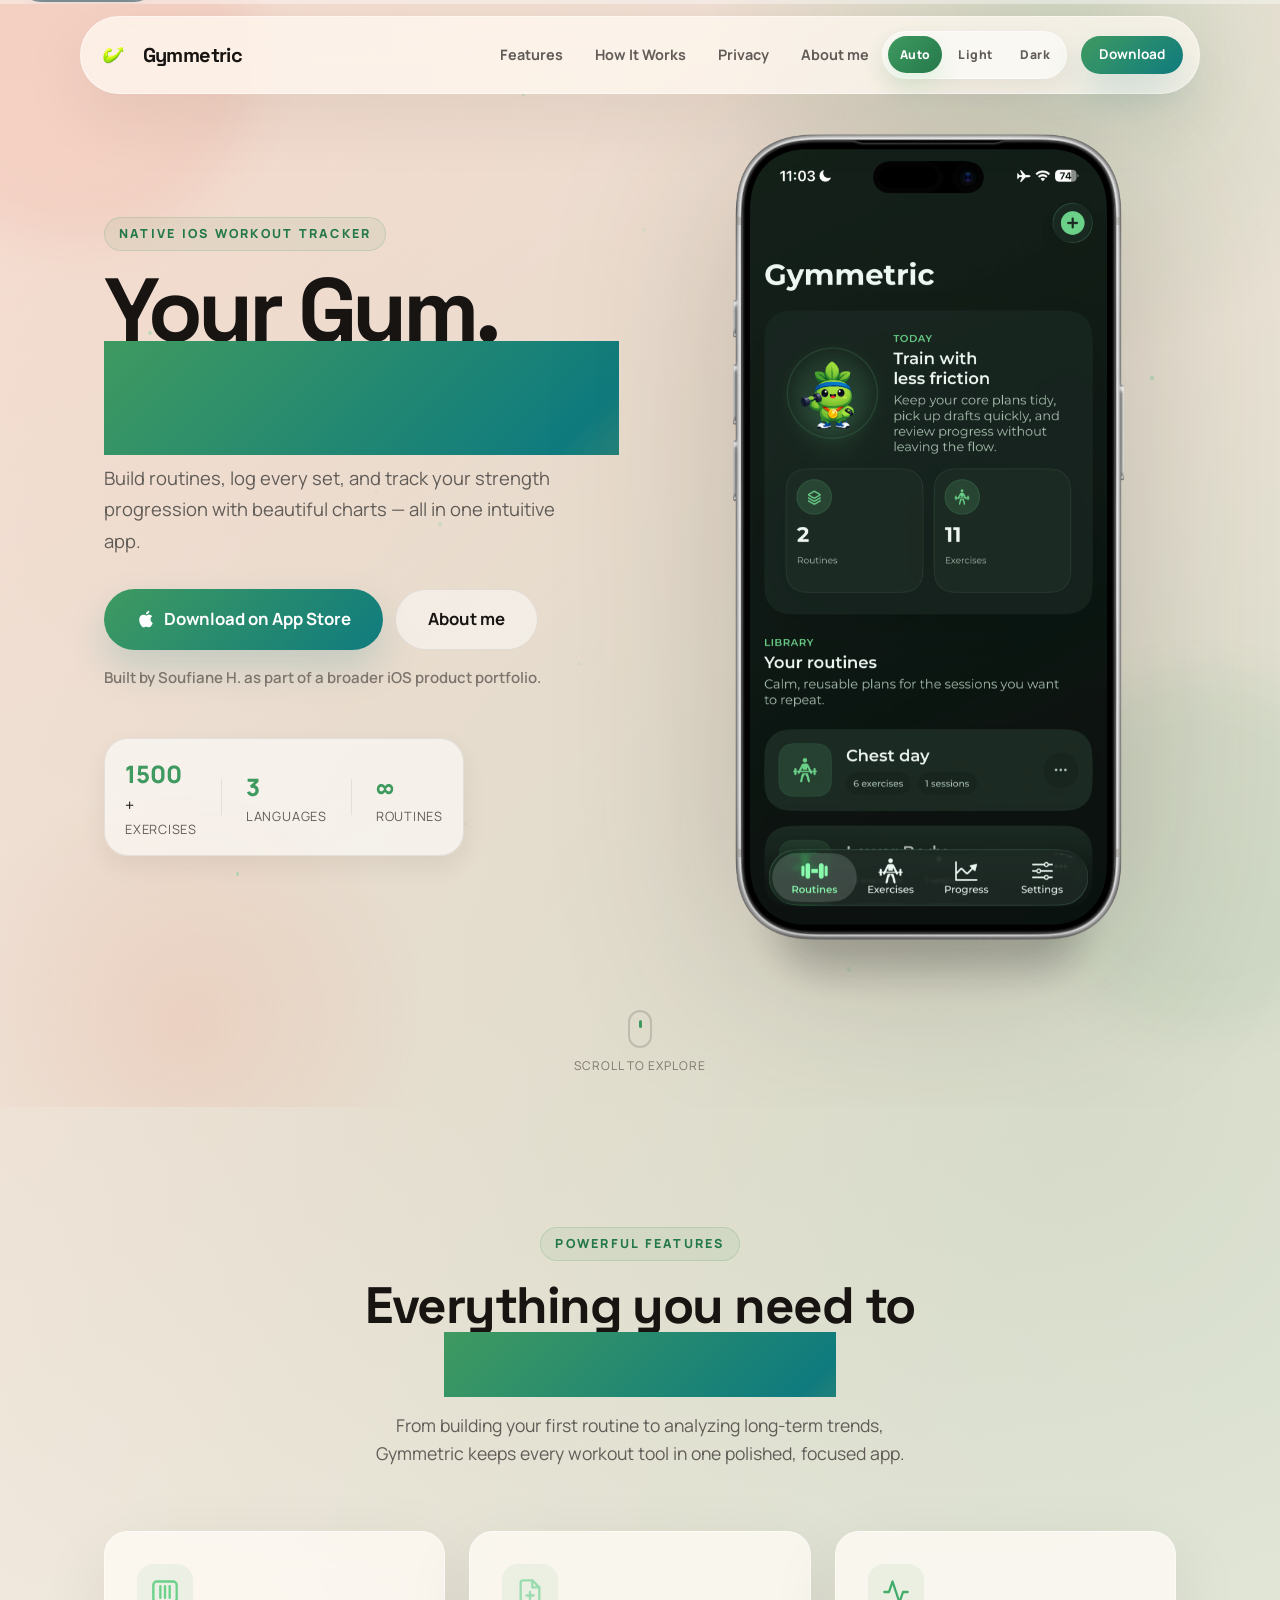
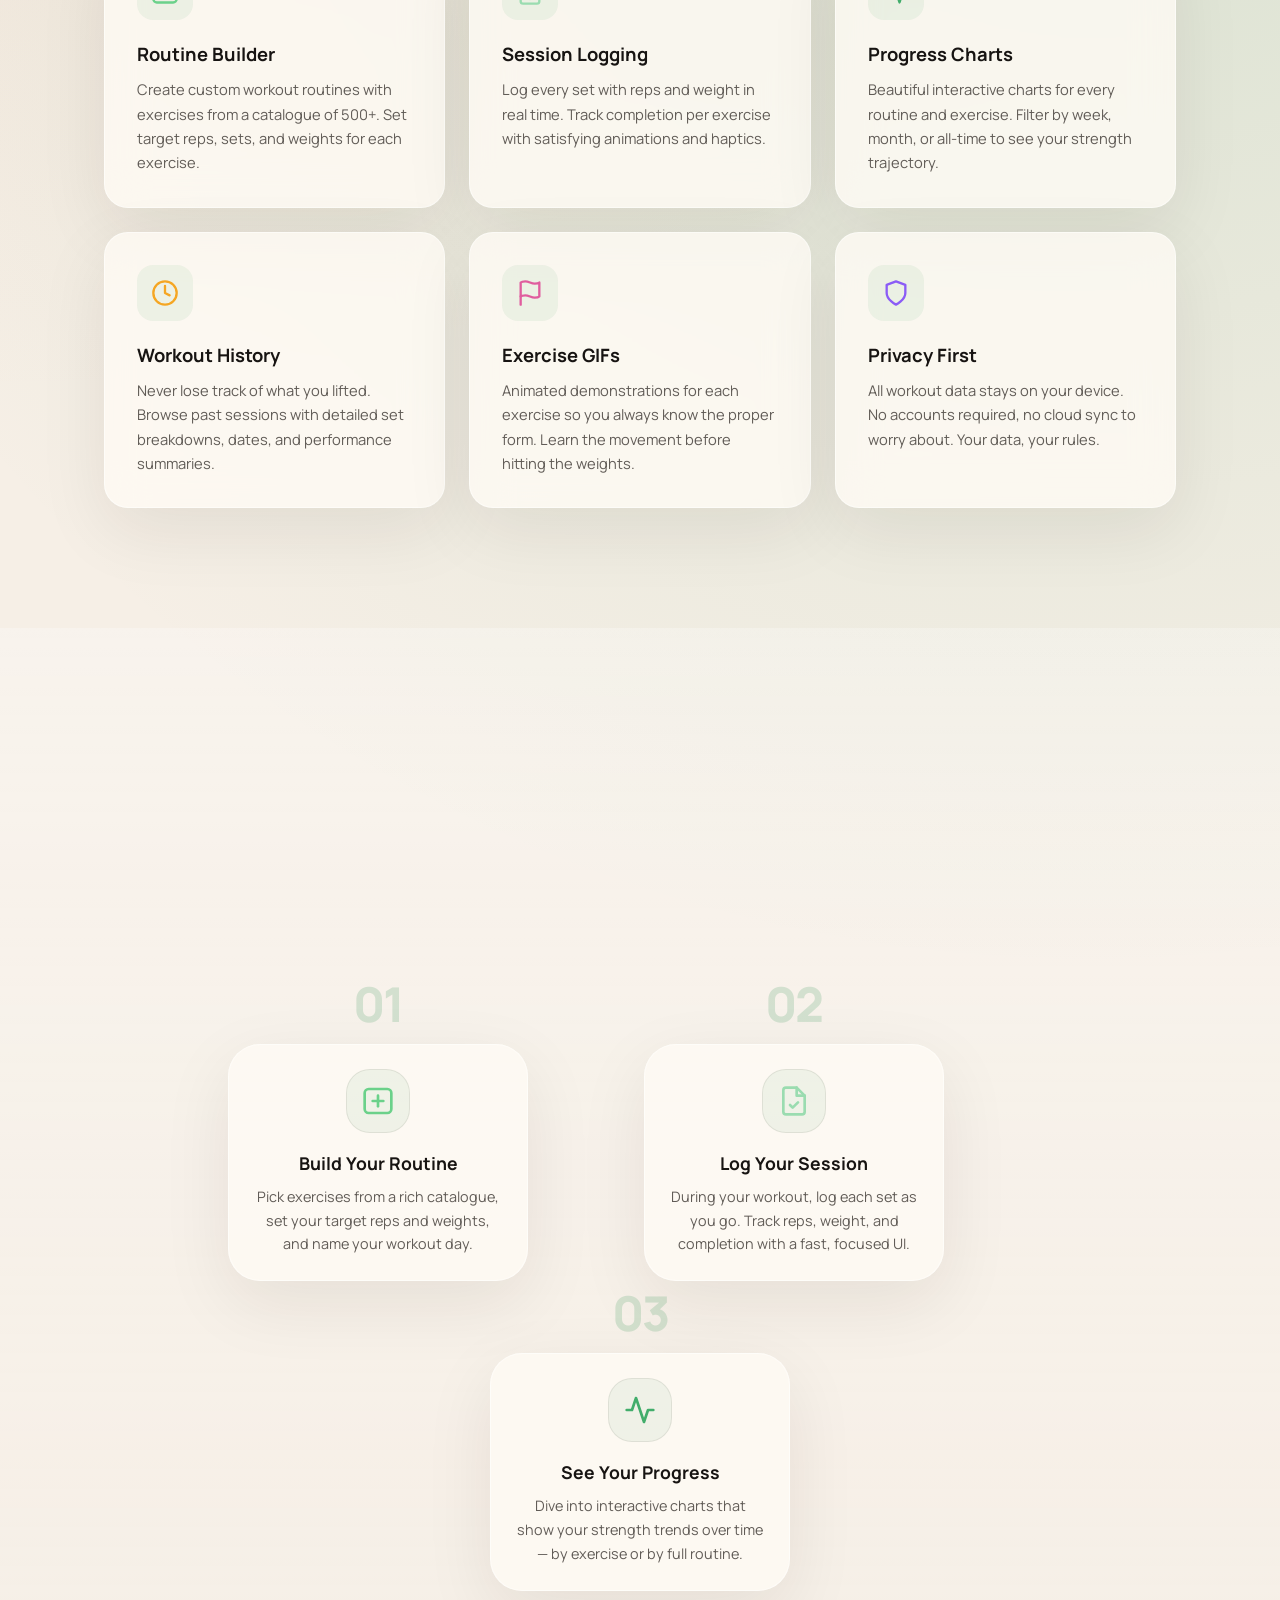
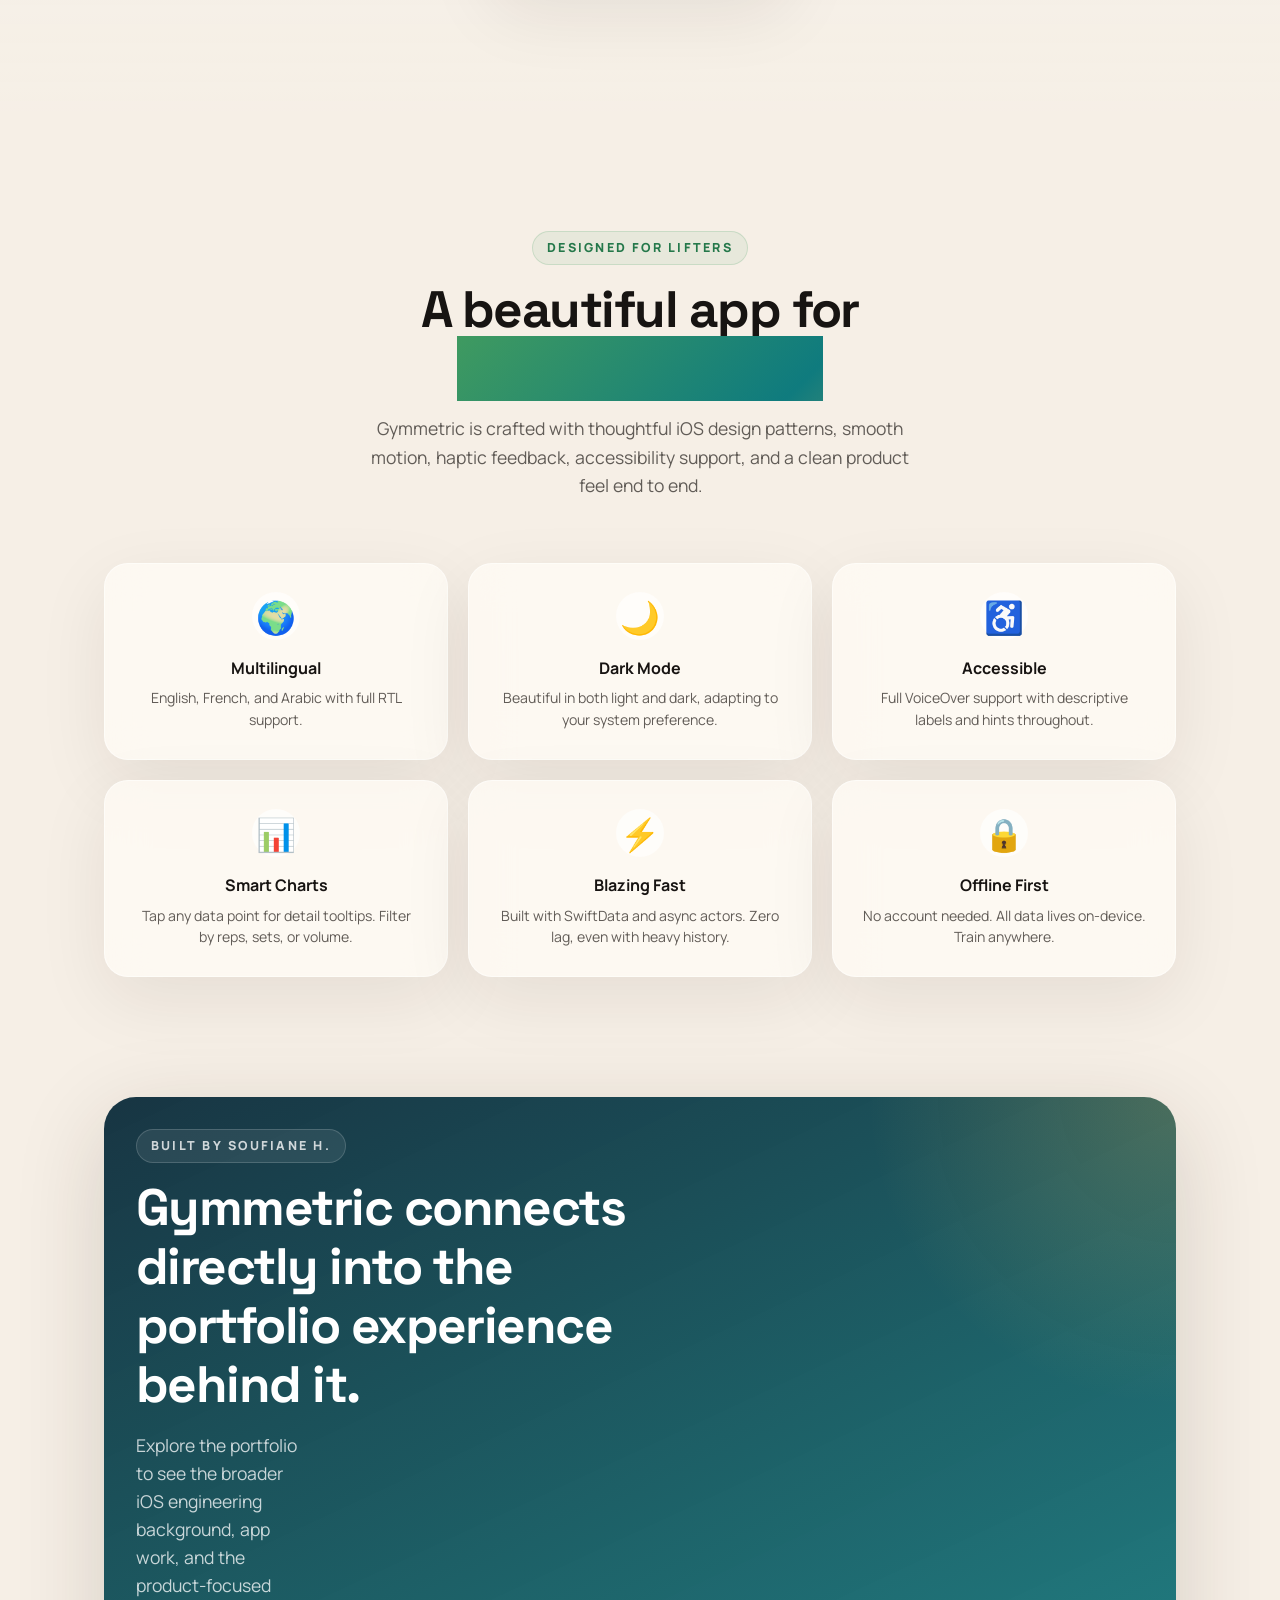
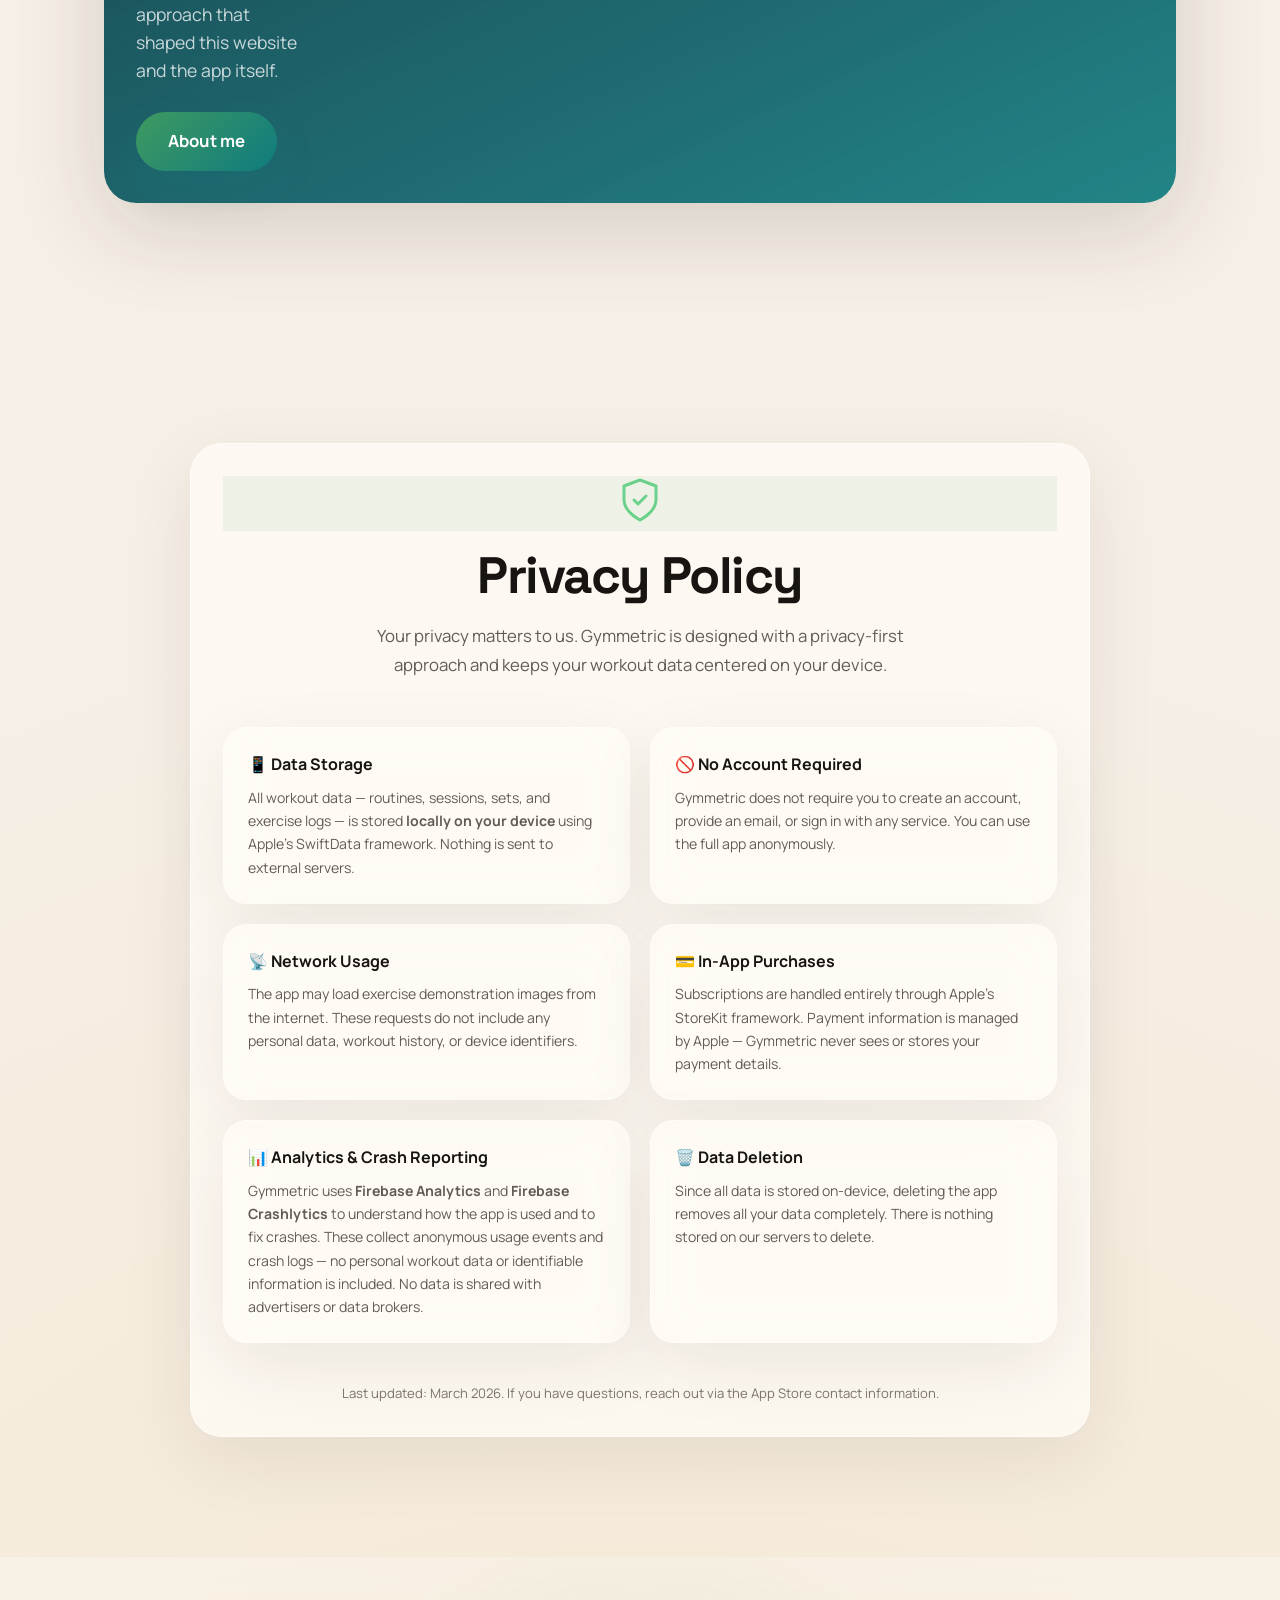
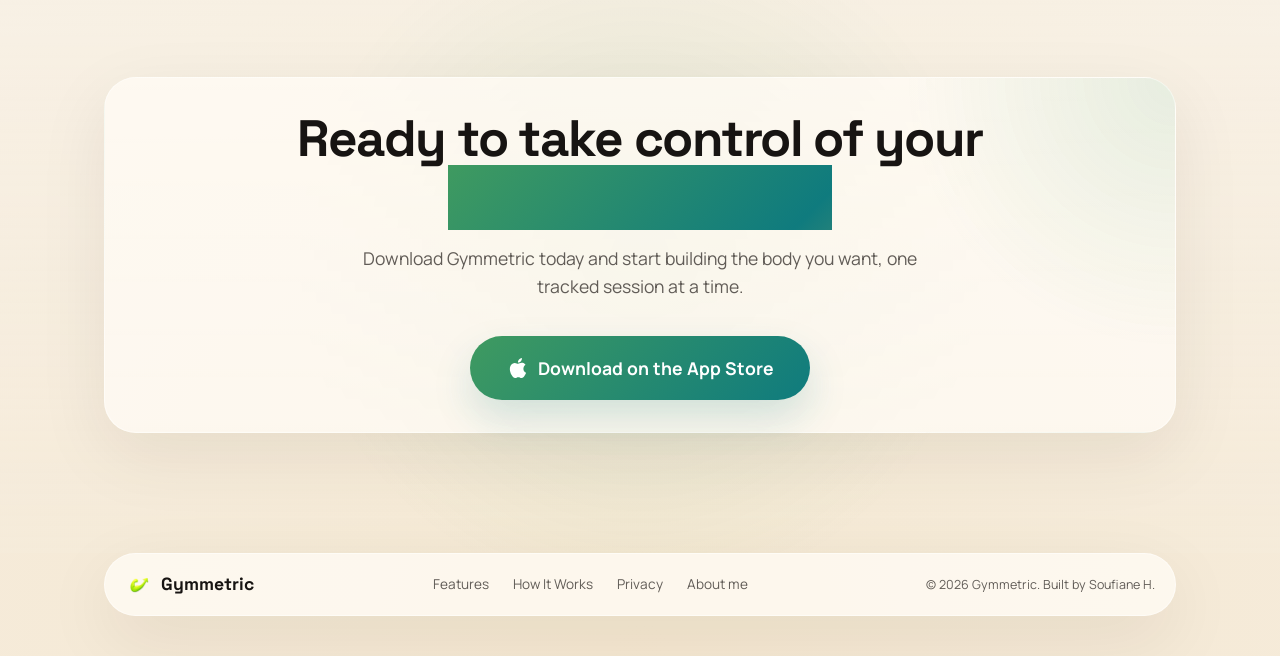
<file: index.html>
<!DOCTYPE html>
<html lang="en">
<head>
    <meta charset="UTF-8">
    <meta name="viewport" content="width=device-width, initial-scale=1.0">
    <title>Gymmetric — iOS Workout Tracker</title>
    <meta name="description" content="Build routines, track sets and reps, and visualize your progress with beautiful charts. Gymmetric is the iOS workout tracker by Soufiane H. for lifters who want results.">
    <script>
        (function () {
            try {
                var mode = localStorage.getItem('site-theme-mode') || 'system';
                var prefersDark = window.matchMedia('(prefers-color-scheme: dark)').matches;
                var resolved = mode === 'dark' || (mode === 'system' && prefersDark) ? 'dark' : 'light';
                document.documentElement.setAttribute('data-theme-mode', mode);
                document.documentElement.setAttribute('data-theme', resolved);
                document.documentElement.style.colorScheme = resolved;
            } catch (error) {}
        })();
    </script>
    <link rel="stylesheet" href="assets/css/styles.css">
    <link rel="icon" type="image/png" href="assets/images/logo.png">
    <link rel="apple-touch-icon" href="assets/images/logo.png">
    <link rel="preconnect" href="https://fonts.googleapis.com">
    <link rel="preconnect" href="https://fonts.gstatic.com" crossorigin>
    <link href="https://fonts.googleapis.com/css2?family=Manrope:wght@400;500;600;700;800&amp;family=Space+Grotesk:wght@500;700&amp;display=swap" rel="stylesheet">
</head>
<body>
    <a class="skip-link" href="#main-content">Skip to content</a>
    <div class="scroll-progress" aria-hidden="true"><span></span></div>

    <!-- ======================== NAV ======================== -->
    <nav class="nav" id="nav">
        <div class="nav__inner container">
            <a href="#" class="nav__logo">
                <img src="assets/images/logo.png" alt="Gymmetric" class="nav__logo-img">
                Gymmetric
            </a>
            <ul class="nav__links">
                <li><a href="#features">Features</a></li>
                <li><a href="#how-it-works">How It Works</a></li>
                <li><a href="privacy.html">Privacy</a></li>
                <li><a href="https://henaifuos.com">About me</a></li>
            </ul>
            <div class="theme-switcher theme-switcher--nav" role="group" aria-label="Color theme">
                <button class="theme-switcher__button" type="button" data-theme-option="system" aria-pressed="true">Auto</button>
                <button class="theme-switcher__button" type="button" data-theme-option="light" aria-pressed="false">Light</button>
                <button class="theme-switcher__button" type="button" data-theme-option="dark" aria-pressed="false">Dark</button>
            </div>
            <a href="https://apps.apple.com/ma/app/gymmetric-gym-workout-tracker/id6747186413" target="_blank" rel="noopener" class="btn btn--sm btn--primary nav__cta">Download</a>
            <button class="nav__hamburger" id="hamburger" aria-label="Toggle menu">
                <span></span><span></span><span></span>
            </button>
        </div>
    </nav>

    <!-- Mobile menu -->
    <div class="mobile-menu" id="mobileMenu">
        <ul>
            <li><a href="#features">Features</a></li>
            <li><a href="#how-it-works">How It Works</a></li>
            <li><a href="privacy.html">Privacy</a></li>
            <li><a href="https://henaifuos.com">About me</a></li>
            <li class="mobile-menu__theme">
                <div class="theme-switcher theme-switcher--mobile" role="group" aria-label="Color theme">
                    <button class="theme-switcher__button" type="button" data-theme-option="system" aria-pressed="true">Auto</button>
                    <button class="theme-switcher__button" type="button" data-theme-option="light" aria-pressed="false">Light</button>
                    <button class="theme-switcher__button" type="button" data-theme-option="dark" aria-pressed="false">Dark</button>
                </div>
            </li>
            <li><a href="https://apps.apple.com/ma/app/gymmetric-gym-workout-tracker/id6747186413" target="_blank" rel="noopener" class="btn btn--primary btn--block">Download</a></li>
        </ul>
    </div>

    <main id="main-content">
    <!-- ======================== HERO ======================== -->
    <section class="hero" id="hero">
        <div class="hero__bg-glow"></div>
        <div class="hero__bg-grid"></div>
        <div class="container hero__inner">
            <div class="hero__content reveal">
                <span class="badge">Native iOS Workout Tracker</span>
                <h1 class="hero__title">
                    Your Gym.<br>
                    <span class="gradient-text">Your Metrics.</span>
                </h1>
                <p class="hero__subtitle">
                    Build routines, log every set, and track your strength progression with beautiful charts — all in one intuitive app.
                </p>
                <div class="hero__actions">
                    <a href="https://apps.apple.com/ma/app/gymmetric-gym-workout-tracker/id6747186413" target="_blank" rel="noopener" class="btn btn--primary btn--lg">
                        <svg width="20" height="20" viewBox="0 0 24 24" fill="currentColor"><path d="M18.71 19.5c-.83 1.24-1.71 2.45-3.05 2.47-1.34.03-1.77-.79-3.29-.79-1.53 0-2 .77-3.27.82-1.31.05-2.3-1.32-3.14-2.53C4.25 17 2.94 12.45 4.7 9.39c.87-1.52 2.43-2.48 4.12-2.51 1.28-.02 2.5.87 3.29.87.78 0 2.26-1.07 3.8-.91.65.03 2.47.26 3.64 1.98-.09.06-2.17 1.28-2.15 3.81.03 3.02 2.65 4.03 2.68 4.04-.03.07-.42 1.44-1.38 2.83M13 3.5c.73-.83 1.94-1.46 2.94-1.5.13 1.17-.34 2.35-1.04 3.19-.69.85-1.83 1.51-2.95 1.42-.15-1.15.41-2.35 1.05-3.11z"/></svg>
                        Download on App Store
                    </a>
                    <a href="https://henaifuos.com" class="btn btn--ghost btn--lg">About me</a>
                </div>
                <p class="hero__portfolio-note">Built by Soufiane H. as part of a broader iOS product portfolio.</p>
                <div class="hero__stats">
                    <div class="hero__stat">
                        <span class="hero__stat-value counter" data-target="1500">0</span>+
                        <span class="hero__stat-label">Exercises</span>
                    </div>
                    <div class="hero__stat-divider"></div>
                    <div class="hero__stat">
                        <span class="hero__stat-value counter" data-target="3">0</span>
                        <span class="hero__stat-label">Languages</span>
                    </div>
                    <div class="hero__stat-divider"></div>
                    <div class="hero__stat">
                        <span class="hero__stat-value">∞</span>
                        <span class="hero__stat-label">Routines</span>
                    </div>
                </div>
            </div>
            <div class="hero__visual reveal reveal--delay-1">
                <div class="phone-mockup phone-mockup--asset">
                    <img src="assets/images/mockup.png" alt="Workout tracker app mockup showing routines, workout stats, and progress charts" class="phone-mockup__asset">
                </div>
            </div>
        </div>
        <div class="hero__scroll-hint">
            <div class="hero__scroll-mouse">
                <div class="hero__scroll-dot"></div>
            </div>
            <span>Scroll to explore</span>
        </div>
    </section>

    <!-- ======================== FEATURES ======================== -->
    <section class="features" id="features">
        <div class="container">
            <div class="section-header reveal">
                <span class="badge">Powerful Features</span>
                <h2 class="section-title">Everything you need to<br><span class="gradient-text">crush your goals</span></h2>
                <p class="section-subtitle">From building your first routine to analyzing long-term trends, Gymmetric keeps every workout tool in one polished, focused app.</p>
            </div>

            <div class="features__grid">
                <div class="feature-card reveal">
                    <div class="feature-card__icon" style="--accent: #6BD18A;">
                        <svg width="28" height="28" viewBox="0 0 24 24" fill="none" stroke="currentColor" stroke-width="2" stroke-linecap="round" stroke-linejoin="round"><rect x="2" y="3" width="20" height="18" rx="3"/><path d="M8 7v10"/><path d="M12 7v10"/><path d="M16 7v10"/></svg>
                    </div>
                    <h3 class="feature-card__title">Routine Builder</h3>
                    <p class="feature-card__desc">Create custom workout routines with exercises from a catalogue of 500+. Set target reps, sets, and weights for each exercise.</p>
                </div>

                <div class="feature-card reveal">
                    <div class="feature-card__icon" style="--accent: #9ADCB0;">
                        <svg width="28" height="28" viewBox="0 0 24 24" fill="none" stroke="currentColor" stroke-width="2" stroke-linecap="round" stroke-linejoin="round"><path d="M14 2H6a2 2 0 0 0-2 2v16a2 2 0 0 0 2 2h12a2 2 0 0 0 2-2V8z"/><polyline points="14 2 14 8 20 8"/><line x1="12" y1="18" x2="12" y2="12"/><line x1="9" y1="15" x2="15" y2="15"/></svg>
                    </div>
                    <h3 class="feature-card__title">Session Logging</h3>
                    <p class="feature-card__desc">Log every set with reps and weight in real time. Track completion per exercise with satisfying animations and haptics.</p>
                </div>

                <div class="feature-card reveal">
                    <div class="feature-card__icon" style="--accent: #42AD6B;">
                        <svg width="28" height="28" viewBox="0 0 24 24" fill="none" stroke="currentColor" stroke-width="2" stroke-linecap="round" stroke-linejoin="round"><polyline points="22 12 18 12 15 21 9 3 6 12 2 12"/></svg>
                    </div>
                    <h3 class="feature-card__title">Progress Charts</h3>
                    <p class="feature-card__desc">Beautiful interactive charts for every routine and exercise. Filter by week, month, or all-time to see your strength trajectory.</p>
                </div>

                <div class="feature-card reveal">
                    <div class="feature-card__icon" style="--accent: #F5A623;">
                        <svg width="28" height="28" viewBox="0 0 24 24" fill="none" stroke="currentColor" stroke-width="2" stroke-linecap="round" stroke-linejoin="round"><circle cx="12" cy="12" r="10"/><path d="M12 6v6l4 2"/></svg>
                    </div>
                    <h3 class="feature-card__title">Workout History</h3>
                    <p class="feature-card__desc">Never lose track of what you lifted. Browse past sessions with detailed set breakdowns, dates, and performance summaries.</p>
                </div>

                <div class="feature-card reveal">
                    <div class="feature-card__icon" style="--accent: #E05D9E;">
                        <svg width="28" height="28" viewBox="0 0 24 24" fill="none" stroke="currentColor" stroke-width="2" stroke-linecap="round" stroke-linejoin="round"><path d="M4 15s1-1 4-1 5 2 8 2 4-1 4-1V3s-1 1-4 1-5-2-8-2-4 1-4 1z"/><line x1="4" y1="22" x2="4" y2="15"/></svg>
                    </div>
                    <h3 class="feature-card__title">Exercise GIFs</h3>
                    <p class="feature-card__desc">Animated demonstrations for each exercise so you always know the proper form. Learn the movement before hitting the weights.</p>
                </div>

                <div class="feature-card reveal">
                    <div class="feature-card__icon" style="--accent: #8B5CF6;">
                        <svg width="28" height="28" viewBox="0 0 24 24" fill="none" stroke="currentColor" stroke-width="2" stroke-linecap="round" stroke-linejoin="round"><path d="M12 22s8-4 8-10V5l-8-3-8 3v7c0 6 8 10 8 10z"/></svg>
                    </div>
                    <h3 class="feature-card__title">Privacy First</h3>
                    <p class="feature-card__desc">All workout data stays on your device. No accounts required, no cloud sync to worry about. Your data, your rules.</p>
                </div>
            </div>
        </div>
    </section>

    <!-- ======================== HOW IT WORKS ======================== -->
    <section class="how-it-works" id="how-it-works">
        <div class="container">
            <div class="section-header reveal">
                <span class="badge">Simple workflow</span>
                <h2 class="section-title">Get started in<br><span class="gradient-text">three easy steps</span></h2>
            </div>

            <div class="steps">
                <div class="step reveal">
                    <div class="step__number">01</div>
                    <div class="step__content">
                        <div class="step__icon-wrap">
                            <svg width="32" height="32" viewBox="0 0 24 24" fill="none" stroke="#6BD18A" stroke-width="2" stroke-linecap="round" stroke-linejoin="round"><rect x="2" y="3" width="20" height="18" rx="3"/><line x1="12" y1="8" x2="12" y2="16"/><line x1="8" y1="12" x2="16" y2="12"/></svg>
                        </div>
                        <h3 class="step__title">Build Your Routine</h3>
                        <p class="step__desc">Pick exercises from a rich catalogue, set your target reps and weights, and name your workout day.</p>
                    </div>
                </div>

                <div class="step__connector reveal">
                    <svg width="100" height="40" viewBox="0 0 100 40">
                        <path d="M0,20 Q50,0 100,20" fill="none" stroke="#6BD18A" stroke-width="2" stroke-dasharray="6 4" opacity="0.5"/>
                    </svg>
                </div>

                <div class="step reveal">
                    <div class="step__number">02</div>
                    <div class="step__content">
                        <div class="step__icon-wrap">
                            <svg width="32" height="32" viewBox="0 0 24 24" fill="none" stroke="#9ADCB0" stroke-width="2" stroke-linecap="round" stroke-linejoin="round"><path d="M14 2H6a2 2 0 0 0-2 2v16a2 2 0 0 0 2 2h12a2 2 0 0 0 2-2V8z"/><polyline points="14 2 14 8 20 8"/><path d="M9 15l2 2 4-4"/></svg>
                        </div>
                        <h3 class="step__title">Log Your Session</h3>
                        <p class="step__desc">During your workout, log each set as you go. Track reps, weight, and completion with a fast, focused UI.</p>
                    </div>
                </div>

                <div class="step__connector reveal">
                    <svg width="100" height="40" viewBox="0 0 100 40">
                        <path d="M0,20 Q50,40 100,20" fill="none" stroke="#6BD18A" stroke-width="2" stroke-dasharray="6 4" opacity="0.5"/>
                    </svg>
                </div>

                <div class="step reveal">
                    <div class="step__number">03</div>
                    <div class="step__content">
                        <div class="step__icon-wrap">
                            <svg width="32" height="32" viewBox="0 0 24 24" fill="none" stroke="#42AD6B" stroke-width="2" stroke-linecap="round" stroke-linejoin="round"><polyline points="22 12 18 12 15 21 9 3 6 12 2 12"/></svg>
                        </div>
                        <h3 class="step__title">See Your Progress</h3>
                        <p class="step__desc">Dive into interactive charts that show your strength trends over time — by exercise or by full routine.</p>
                    </div>
                </div>
            </div>
        </div>
    </section>

    <!-- ======================== APP SHOWCASE ======================== -->
    <section class="showcase">
        <div class="container">
            <div class="section-header reveal">
                <span class="badge">Designed for lifters</span>
                <h2 class="section-title">A beautiful app for<br><span class="gradient-text">serious training</span></h2>
                <p class="section-subtitle">Gymmetric is crafted with thoughtful iOS design patterns, smooth motion, haptic feedback, accessibility support, and a clean product feel end to end.</p>
            </div>
            <div class="showcase__cards">
                <div class="showcase-card reveal">
                    <div class="showcase-card__emoji">🌍</div>
                    <h4>Multilingual</h4>
                    <p>English, French, and Arabic with full RTL support.</p>
                </div>
                <div class="showcase-card reveal">
                    <div class="showcase-card__emoji">🌙</div>
                    <h4>Dark Mode</h4>
                    <p>Beautiful in both light and dark, adapting to your system preference.</p>
                </div>
                <div class="showcase-card reveal">
                    <div class="showcase-card__emoji">♿</div>
                    <h4>Accessible</h4>
                    <p>Full VoiceOver support with descriptive labels and hints throughout.</p>
                </div>
                <div class="showcase-card reveal">
                    <div class="showcase-card__emoji">📊</div>
                    <h4>Smart Charts</h4>
                    <p>Tap any data point for detail tooltips. Filter by reps, sets, or volume.</p>
                </div>
                <div class="showcase-card reveal">
                    <div class="showcase-card__emoji">⚡</div>
                    <h4>Blazing Fast</h4>
                    <p>Built with SwiftData and async actors. Zero lag, even with heavy history.</p>
                </div>
                <div class="showcase-card reveal">
                    <div class="showcase-card__emoji">🔒</div>
                    <h4>Offline First</h4>
                    <p>No account needed. All data lives on-device. Train anywhere.</p>
                </div>
            </div>
        </div>
    </section>

    <!-- ======================== CREATOR BRIDGE ======================== -->
    <section class="creator-bridge" id="creator-bridge">
        <div class="container">
            <div class="creator-bridge__card reveal">
                <span class="badge">Built by Soufiane H.</span>
                <h2 class="section-title">Gymmetric connects directly into the portfolio experience behind it.</h2>
                <p class="section-subtitle">Explore the portfolio to see the broader iOS engineering background, app work, and the product-focused approach that shaped this website and the app itself.</p>
                <div class="creator-bridge__actions">
                    <a href="https://henaifuos.com" class="btn btn--primary btn--lg">About me</a>
                </div>
            </div>
        </div>
    </section>


    <!-- ======================== PRIVACY ======================== -->
    <section class="privacy" id="privacy">
        <div class="container">
            <div class="privacy__inner reveal">
                <div class="privacy__icon">
                    <svg width="48" height="48" viewBox="0 0 24 24" fill="none" stroke="#6BD18A" stroke-width="1.5" stroke-linecap="round" stroke-linejoin="round"><path d="M12 22s8-4 8-10V5l-8-3-8 3v7c0 6 8 10 8 10z"/><polyline points="9 12 11 14 15 10"/></svg>
                </div>
                <h2 class="section-title">Privacy Policy</h2>
                <p class="privacy__intro">Your privacy matters to us. Gymmetric is designed with a privacy-first approach and keeps your workout data centered on your device.</p>

                <div class="privacy__grid">
                    <div class="privacy__card">
                        <h4>📱 Data Storage</h4>
                        <p>All workout data — routines, sessions, sets, and exercise logs — is stored <strong>locally on your device</strong> using Apple's SwiftData framework. Nothing is sent to external servers.</p>
                    </div>
                    <div class="privacy__card">
                        <h4>🚫 No Account Required</h4>
                        <p>Gymmetric does not require you to create an account, provide an email, or sign in with any service. You can use the full app anonymously.</p>
                    </div>
                    <div class="privacy__card">
                        <h4>📡 Network Usage</h4>
                        <p>The app may load exercise demonstration images from the internet. These requests do not include any personal data, workout history, or device identifiers.</p>
                    </div>
                    <div class="privacy__card">
                        <h4>💳 In-App Purchases</h4>
                        <p>Subscriptions are handled entirely through Apple's StoreKit framework. Payment information is managed by Apple — Gymmetric never sees or stores your payment details.</p>
                    </div>
                    <div class="privacy__card">
                        <h4>📊 Analytics &amp; Crash Reporting</h4>
                        <p>Gymmetric uses <strong>Firebase Analytics</strong> and <strong>Firebase Crashlytics</strong> to understand how the app is used and to fix crashes. These collect anonymous usage events and crash logs — no personal workout data or identifiable information is included. No data is shared with advertisers or data brokers.</p>
                    </div>
                    <div class="privacy__card">
                        <h4>🗑️ Data Deletion</h4>
                        <p>Since all data is stored on-device, deleting the app removes all your data completely. There is nothing stored on our servers to delete.</p>
                    </div>
                </div>

                <p class="privacy__footer">Last updated: March 2026. If you have questions, reach out via the App Store contact information.</p>
            </div>
        </div>
    </section>

    <!-- ======================== CTA / DOWNLOAD ======================== -->
    <section class="cta" id="download">
        <div class="cta__glow"></div>
        <div class="container">
            <div class="cta__inner reveal">
                <h2 class="section-title">Ready to take control of your<br><span class="gradient-text">fitness journey?</span></h2>
                <p class="section-subtitle">Download Gymmetric today and start building the body you want, one tracked session at a time.</p>
                <a href="https://apps.apple.com/ma/app/gymmetric-gym-workout-tracker/id6747186413" target="_blank" rel="noopener" class="btn btn--primary btn--lg btn--app-store">
                    <svg width="24" height="24" viewBox="0 0 24 24" fill="currentColor"><path d="M18.71 19.5c-.83 1.24-1.71 2.45-3.05 2.47-1.34.03-1.77-.79-3.29-.79-1.53 0-2 .77-3.27.82-1.31.05-2.3-1.32-3.14-2.53C4.25 17 2.94 12.45 4.7 9.39c.87-1.52 2.43-2.48 4.12-2.51 1.28-.02 2.5.87 3.29.87.78 0 2.26-1.07 3.8-.91.65.03 2.47.26 3.64 1.98-.09.06-2.17 1.28-2.15 3.81.03 3.02 2.65 4.03 2.68 4.04-.03.07-.42 1.44-1.38 2.83M13 3.5c.73-.83 1.94-1.46 2.94-1.5.13 1.17-.34 2.35-1.04 3.19-.69.85-1.83 1.51-2.95 1.42-.15-1.15.41-2.35 1.05-3.11z"/></svg>
                    Download on the App Store
                </a>
            </div>
        </div>
    </section>
    </main>

    <!-- ======================== FOOTER ======================== -->
    <footer class="footer">
        <div class="container">
            <div class="footer__inner">
                <div class="footer__brand">
                    <img src="assets/images/logo.png" alt="Gymmetric" class="footer__logo-img">
                    <span>Gymmetric</span>
                </div>
                <div class="footer__links">
                    <a href="#features">Features</a>
                    <a href="#how-it-works">How It Works</a>
                    <a href="privacy.html">Privacy</a>
                    <a href="https://henaifuos.com">About me</a>
                </div>
                <p class="footer__copy">&copy; 2026 Gymmetric. Built by Soufiane H.</p>
            </div>
        </div>
    </footer>

    <script src="assets/js/script.js"></script>
</body>
</html>
</file>
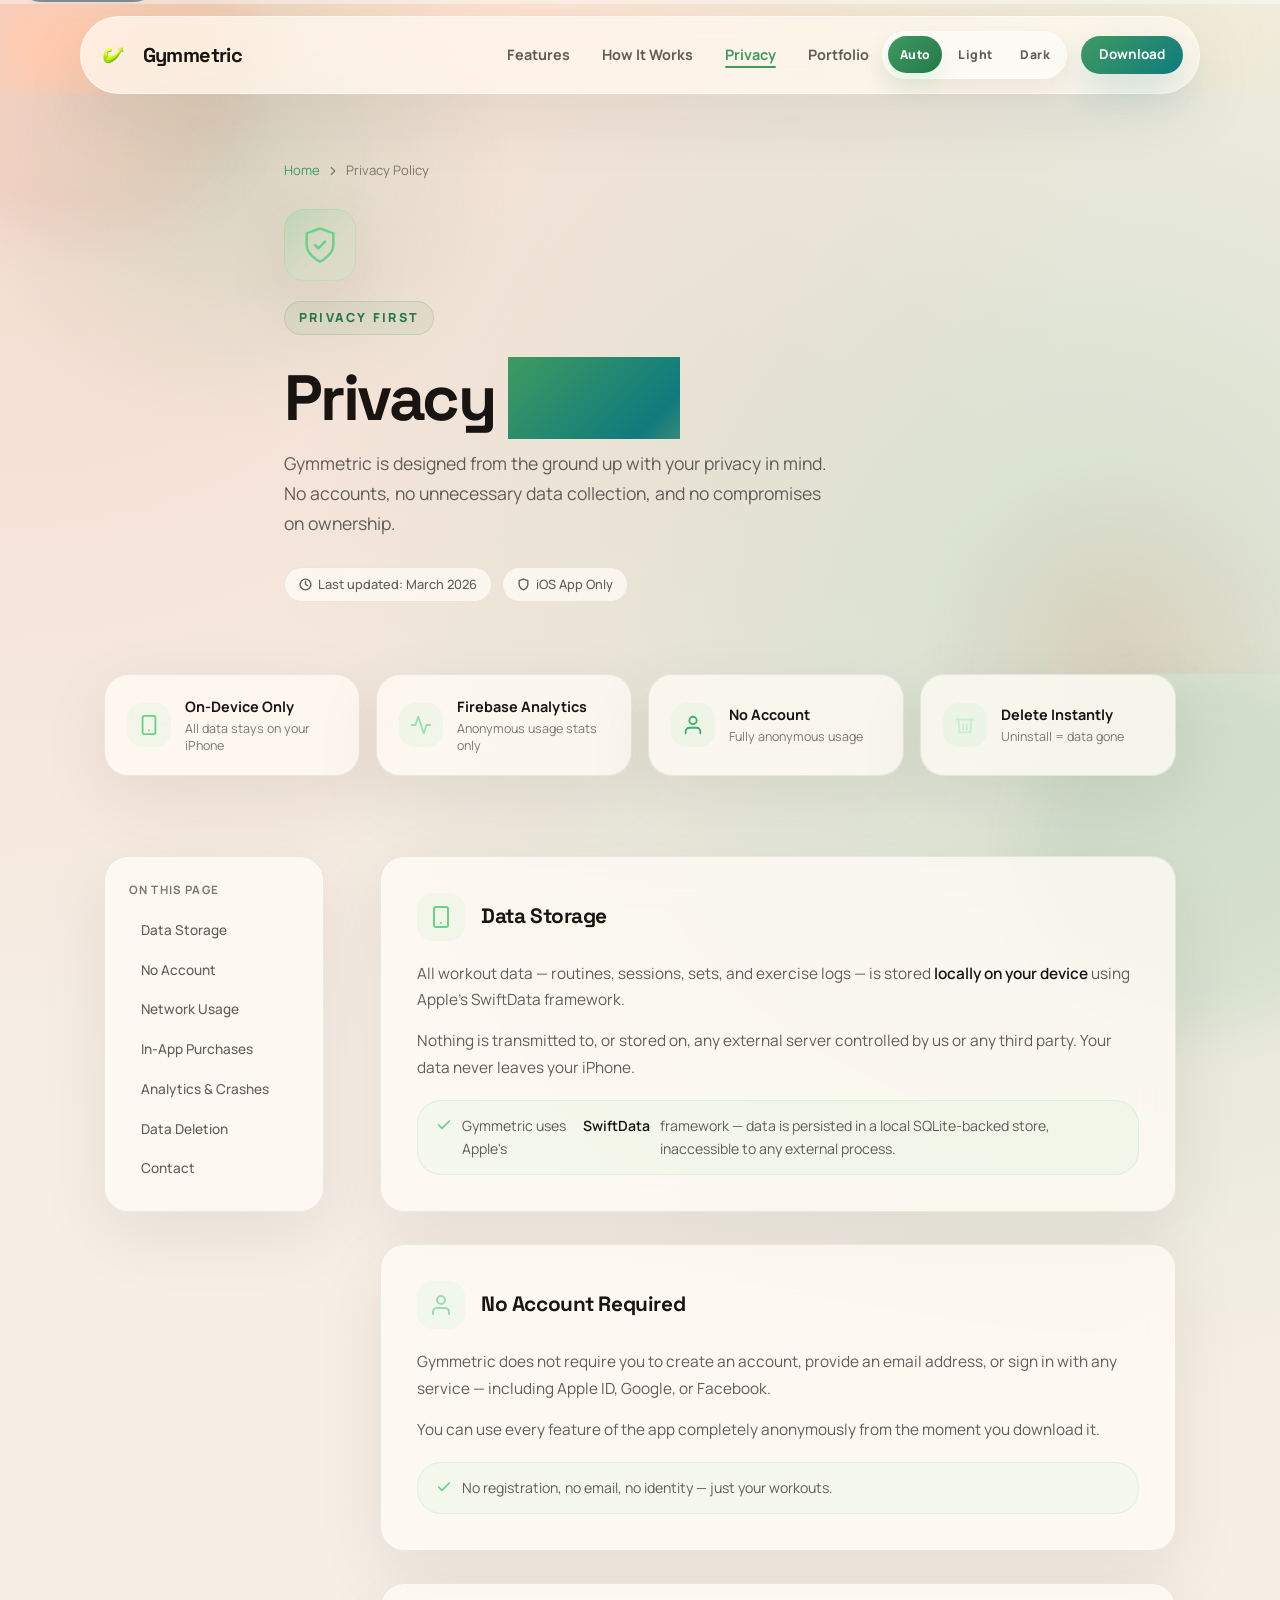
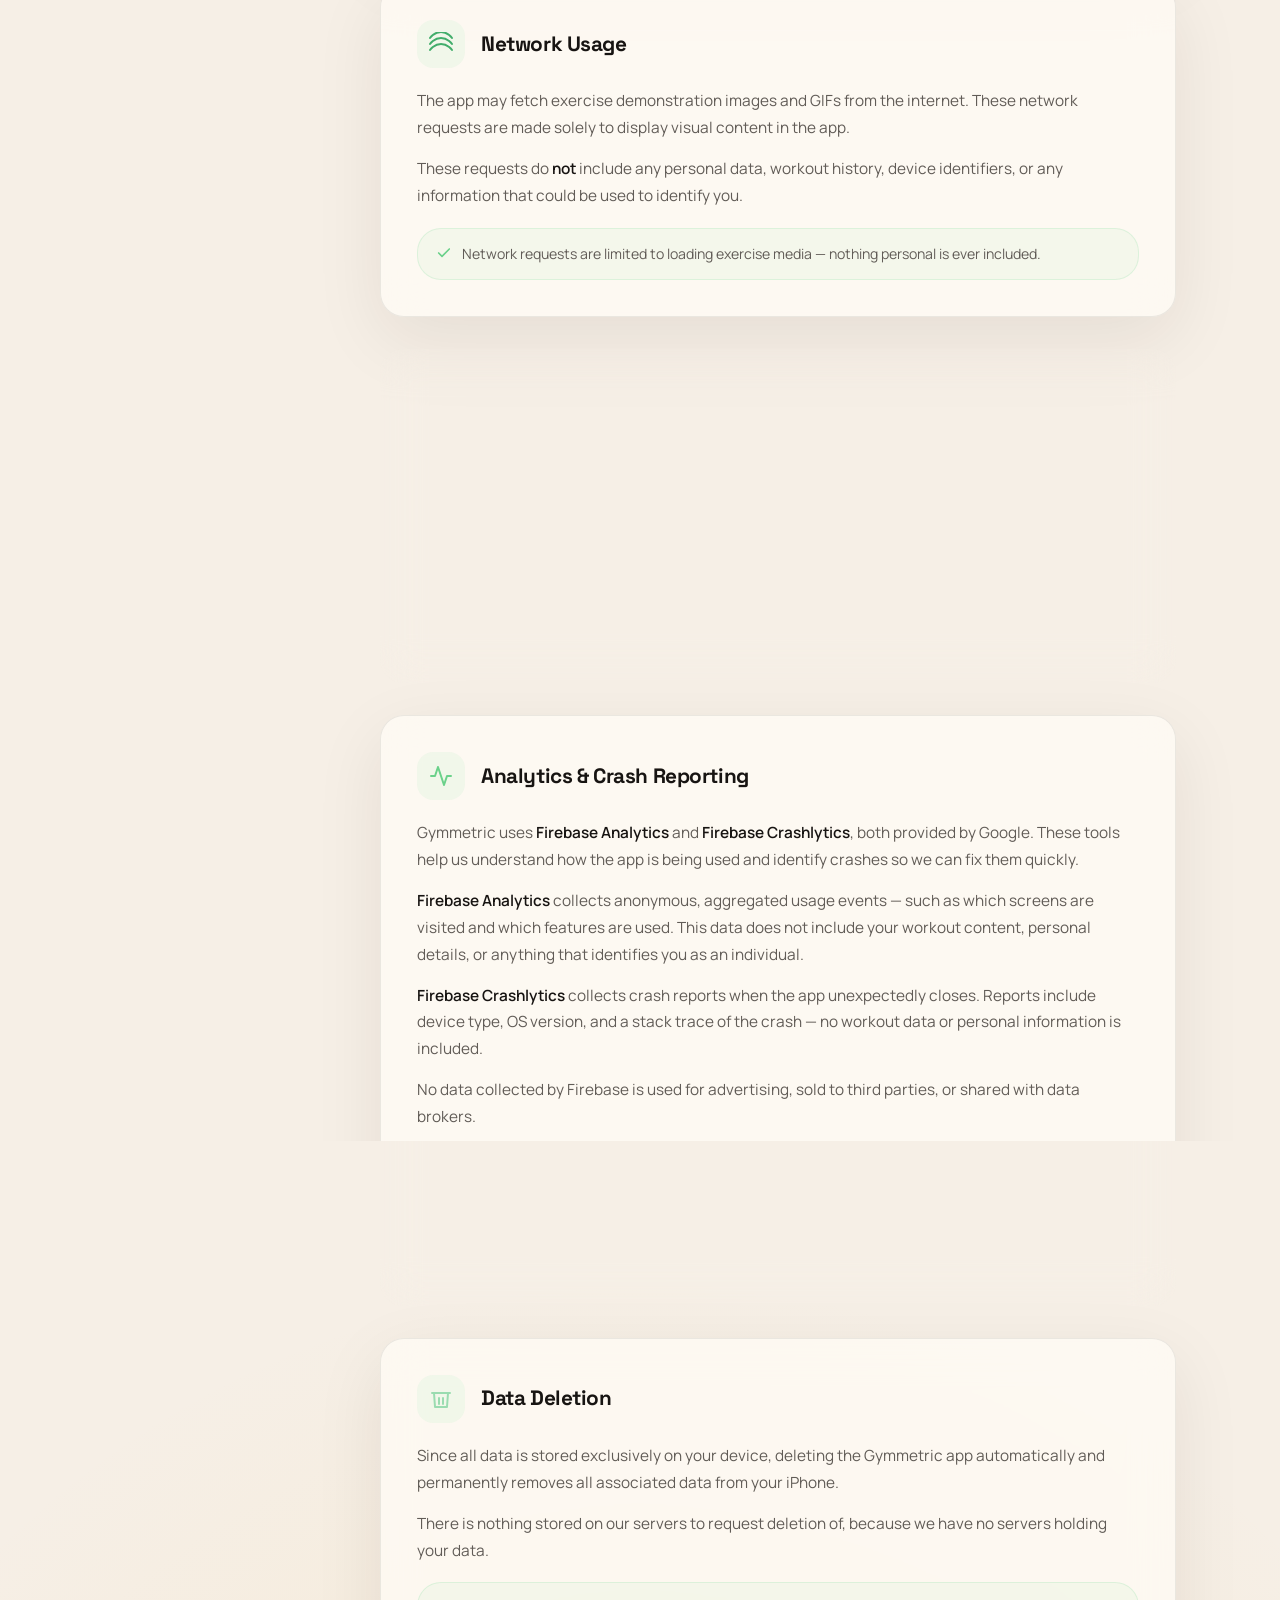
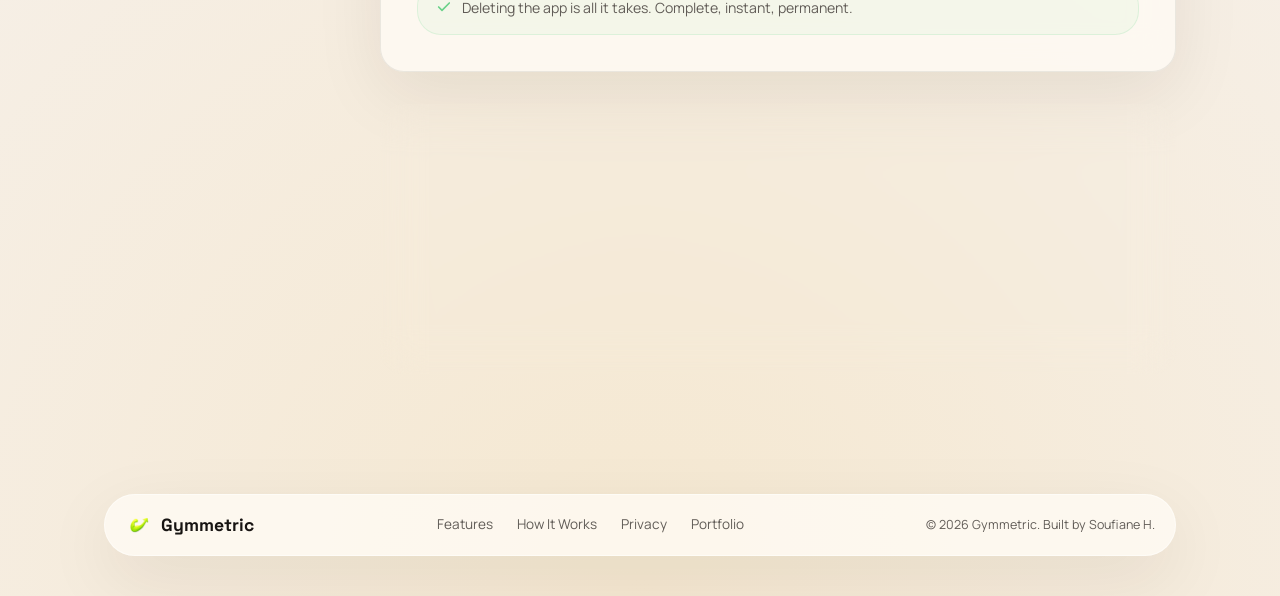
<file: privacy.html>
<!DOCTYPE html>
<html lang="en">
<head>
    <meta charset="UTF-8">
    <meta name="viewport" content="width=device-width, initial-scale=1.0">
    <title>Privacy Policy — Gymmetric</title>
    <meta name="description" content="Gymmetric's privacy policy. Your workout data stays on your device, with no accounts and no advertising-based tracking.">
    <script>
        (function () {
            try {
                var mode = localStorage.getItem('site-theme-mode') || 'system';
                var prefersDark = window.matchMedia('(prefers-color-scheme: dark)').matches;
                var resolved = mode === 'dark' || (mode === 'system' && prefersDark) ? 'dark' : 'light';
                document.documentElement.setAttribute('data-theme-mode', mode);
                document.documentElement.setAttribute('data-theme', resolved);
                document.documentElement.style.colorScheme = resolved;
            } catch (error) {}
        })();
    </script>
    <link rel="stylesheet" href="assets/css/styles.css">
    <link rel="stylesheet" href="assets/css/privacy.css">
    <link rel="icon" type="image/png" href="assets/images/logo.png">
    <link rel="apple-touch-icon" href="assets/images/logo.png">
    <link rel="preconnect" href="https://fonts.googleapis.com">
    <link rel="preconnect" href="https://fonts.gstatic.com" crossorigin>
    <link href="https://fonts.googleapis.com/css2?family=Manrope:wght@400;500;600;700;800&amp;family=Space+Grotesk:wght@500;700&amp;display=swap" rel="stylesheet">
</head>
<body class="privacy-page">
    <a class="skip-link" href="#main-content">Skip to content</a>
    <div class="scroll-progress" aria-hidden="true"><span></span></div>

    <!-- ======================== NAV ======================== -->
    <nav class="nav nav--scrolled" id="nav">
        <div class="nav__inner container">
            <a href="index.html" class="nav__logo">
                <img src="assets/images/logo.png" alt="Gymmetric" class="nav__logo-img">
                Gymmetric
            </a>
            <ul class="nav__links">
                <li><a href="index.html#features">Features</a></li>
                <li><a href="index.html#how-it-works">How It Works</a></li>
                <li><a href="privacy.html" class="active">Privacy</a></li>
                <li><a href="../index.html">Portfolio</a></li>
            </ul>
            <div class="theme-switcher theme-switcher--nav" role="group" aria-label="Color theme">
                <button class="theme-switcher__button" type="button" data-theme-option="system" aria-pressed="true">Auto</button>
                <button class="theme-switcher__button" type="button" data-theme-option="light" aria-pressed="false">Light</button>
                <button class="theme-switcher__button" type="button" data-theme-option="dark" aria-pressed="false">Dark</button>
            </div>
            <a href="https://apps.apple.com/ma/app/gymmetric-gym-workout-tracker/id6747186413" target="_blank" rel="noopener" class="btn btn--sm btn--primary nav__cta">Download</a>
            <button class="nav__hamburger" id="hamburger" aria-label="Toggle menu">
                <span></span><span></span><span></span>
            </button>
        </div>
    </nav>

    <!-- Mobile menu -->
    <div class="mobile-menu" id="mobileMenu">
        <ul>
            <li><a href="index.html#features">Features</a></li>
            <li><a href="index.html#how-it-works">How It Works</a></li>
            <li><a href="privacy.html">Privacy</a></li>
            <li><a href="../index.html">Portfolio</a></li>
            <li class="mobile-menu__theme">
                <div class="theme-switcher theme-switcher--mobile" role="group" aria-label="Color theme">
                    <button class="theme-switcher__button" type="button" data-theme-option="system" aria-pressed="true">Auto</button>
                    <button class="theme-switcher__button" type="button" data-theme-option="light" aria-pressed="false">Light</button>
                    <button class="theme-switcher__button" type="button" data-theme-option="dark" aria-pressed="false">Dark</button>
                </div>
            </li>
            <li><a href="https://apps.apple.com/ma/app/gymmetric-gym-workout-tracker/id6747186413" target="_blank" rel="noopener" class="btn btn--primary btn--block">Download</a></li>
        </ul>
    </div>

    <main id="main-content">
    <!-- ======================== PAGE HERO ======================== -->
    <section class="priv-hero">
        <div class="priv-hero__glow priv-hero__glow--1"></div>
        <div class="priv-hero__glow priv-hero__glow--2"></div>
        <div class="hero__bg-grid"></div>
        <div class="container priv-hero__inner">
            <div class="priv-hero__breadcrumb reveal">
                <a href="index.html">Home</a>
                <svg width="14" height="14" viewBox="0 0 24 24" fill="none" stroke="currentColor" stroke-width="2" stroke-linecap="round" stroke-linejoin="round"><polyline points="9 18 15 12 9 6"/></svg>
                <span>Privacy Policy</span>
            </div>
            <div class="priv-hero__content reveal reveal--delay-1">
                <div class="priv-hero__icon">
                    <svg width="40" height="40" viewBox="0 0 24 24" fill="none" stroke="#6BD18A" stroke-width="1.5" stroke-linecap="round" stroke-linejoin="round">
                        <path d="M12 22s8-4 8-10V5l-8-3-8 3v7c0 6 8 10 8 10z"/>
                        <polyline points="9 12 11 14 15 10"/>
                    </svg>
                </div>
                <span class="badge">Privacy First</span>
                <h1 class="priv-hero__title">Privacy <span class="gradient-text">Policy</span></h1>
                <p class="priv-hero__subtitle">Gymmetric is designed from the ground up with your privacy in mind. No accounts, no unnecessary data collection, and no compromises on ownership.</p>
                <div class="priv-hero__meta">
                    <span class="priv-meta-pill">
                        <svg width="13" height="13" viewBox="0 0 24 24" fill="none" stroke="currentColor" stroke-width="2.5" stroke-linecap="round" stroke-linejoin="round"><circle cx="12" cy="12" r="10"/><path d="M12 6v6l4 2"/></svg>
                        Last updated: March 2026
                    </span>
                    <span class="priv-meta-pill">
                        <svg width="13" height="13" viewBox="0 0 24 24" fill="none" stroke="currentColor" stroke-width="2.5" stroke-linecap="round" stroke-linejoin="round"><path d="M12 22s8-4 8-10V5l-8-3-8 3v7c0 6 8 10 8 10z"/></svg>
                        iOS App Only
                    </span>
                </div>
            </div>
        </div>
    </section>

    <!-- ======================== QUICK SUMMARY ======================== -->
    <section class="priv-summary">
        <div class="container">
            <div class="priv-summary__grid">
                <div class="priv-summary__item reveal">
                    <div class="priv-summary__icon" style="--c: #6BD18A;">
                        <svg width="22" height="22" viewBox="0 0 24 24" fill="none" stroke="currentColor" stroke-width="2" stroke-linecap="round" stroke-linejoin="round"><rect x="5" y="2" width="14" height="20" rx="2"/><line x1="12" y1="18" x2="12.01" y2="18"/></svg>
                    </div>
                    <div>
                        <h4>On-Device Only</h4>
                        <p>All data stays on your iPhone</p>
                    </div>
                </div>
                <div class="priv-summary__item reveal reveal--delay-1">
                    <div class="priv-summary__icon" style="--c: #9ADCB0;">
                        <svg width="22" height="22" viewBox="0 0 24 24" fill="none" stroke="currentColor" stroke-width="2" stroke-linecap="round" stroke-linejoin="round"><polyline points="22 12 18 12 15 21 9 3 6 12 2 12"/></svg>
                    </div>
                    <div>
                        <h4>Firebase Analytics</h4>
                        <p>Anonymous usage stats only</p>
                    </div>
                </div>
                <div class="priv-summary__item reveal reveal--delay-2">
                    <div class="priv-summary__icon" style="--c: #42AD6B;">
                        <svg width="22" height="22" viewBox="0 0 24 24" fill="none" stroke="currentColor" stroke-width="2" stroke-linecap="round" stroke-linejoin="round"><path d="M20 21v-2a4 4 0 0 0-4-4H8a4 4 0 0 0-4 4v2"/><circle cx="12" cy="7" r="4"/></svg>
                    </div>
                    <div>
                        <h4>No Account</h4>
                        <p>Fully anonymous usage</p>
                    </div>
                </div>
                <div class="priv-summary__item reveal reveal--delay-3">
                    <div class="priv-summary__icon" style="--c: #C5EDD5;">
                        <svg width="22" height="22" viewBox="0 0 24 24" fill="none" stroke="currentColor" stroke-width="2" stroke-linecap="round" stroke-linejoin="round"><polyline points="3 6 5 6 21 6"/><path d="M19 6l-1 14H6L5 6"/><path d="M10 11v6"/><path d="M14 11v6"/></svg>
                    </div>
                    <div>
                        <h4>Delete Instantly</h4>
                        <p>Uninstall = data gone</p>
                    </div>
                </div>
            </div>
        </div>
    </section>

    <!-- ======================== PRIVACY DETAILS ======================== -->
    <section class="priv-content">
        <div class="container">
            <div class="priv-content__inner">

                <!-- Sidebar TOC -->
                <nav class="priv-toc" id="privToc">
                    <p class="priv-toc__label">On this page</p>
                    <ul>
                        <li><a href="#data-storage" class="priv-toc__link active">Data Storage</a></li>
                        <li><a href="#no-account" class="priv-toc__link">No Account</a></li>
                        <li><a href="#network" class="priv-toc__link">Network Usage</a></li>
                        <li><a href="#purchases" class="priv-toc__link">In-App Purchases</a></li>
                        <li><a href="#analytics" class="priv-toc__link">Analytics &amp; Crashes</a></li>
                        <li><a href="#deletion" class="priv-toc__link">Data Deletion</a></li>
                        <li><a href="#contact" class="priv-toc__link">Contact</a></li>
                    </ul>
                </nav>

                <!-- Main content -->
                <div class="priv-sections">

                    <div class="priv-section reveal" id="data-storage">
                        <div class="priv-section__header">
                            <div class="priv-section__icon" style="--c: #6BD18A;">
                                <svg width="24" height="24" viewBox="0 0 24 24" fill="none" stroke="currentColor" stroke-width="2" stroke-linecap="round" stroke-linejoin="round"><rect x="5" y="2" width="14" height="20" rx="2"/><line x1="12" y1="18" x2="12.01" y2="18"/></svg>
                            </div>
                            <h2 class="priv-section__title">Data Storage</h2>
                        </div>
                        <div class="priv-section__body">
                            <p>All workout data — routines, sessions, sets, and exercise logs — is stored <strong>locally on your device</strong> using Apple's SwiftData framework.</p>
                            <p>Nothing is transmitted to, or stored on, any external server controlled by us or any third party. Your data never leaves your iPhone.</p>
                            <div class="priv-highlight">
                                <svg width="16" height="16" viewBox="0 0 24 24" fill="none" stroke="#6BD18A" stroke-width="2.5" stroke-linecap="round" stroke-linejoin="round"><polyline points="20 6 9 17 4 12"/></svg>
                                Gymmetric uses Apple's <strong>SwiftData</strong> framework — data is persisted in a local SQLite-backed store, inaccessible to any external process.
                            </div>
                        </div>
                    </div>

                    <div class="priv-section reveal" id="no-account">
                        <div class="priv-section__header">
                            <div class="priv-section__icon" style="--c: #9ADCB0;">
                                <svg width="24" height="24" viewBox="0 0 24 24" fill="none" stroke="currentColor" stroke-width="2" stroke-linecap="round" stroke-linejoin="round"><path d="M20 21v-2a4 4 0 0 0-4-4H8a4 4 0 0 0-4 4v2"/><circle cx="12" cy="7" r="4"/></svg>
                            </div>
                            <h2 class="priv-section__title">No Account Required</h2>
                        </div>
                        <div class="priv-section__body">
                            <p>Gymmetric does not require you to create an account, provide an email address, or sign in with any service — including Apple ID, Google, or Facebook.</p>
                            <p>You can use every feature of the app completely anonymously from the moment you download it.</p>
                            <div class="priv-highlight">
                                <svg width="16" height="16" viewBox="0 0 24 24" fill="none" stroke="#6BD18A" stroke-width="2.5" stroke-linecap="round" stroke-linejoin="round"><polyline points="20 6 9 17 4 12"/></svg>
                                No registration, no email, no identity — just your workouts.
                            </div>
                        </div>
                    </div>

                    <div class="priv-section reveal" id="network">
                        <div class="priv-section__header">
                            <div class="priv-section__icon" style="--c: #42AD6B;">
                                <svg width="24" height="24" viewBox="0 0 24 24" fill="none" stroke="currentColor" stroke-width="2" stroke-linecap="round" stroke-linejoin="round"><path d="M1 6s4-6 11-6 11 6 11 6"/><path d="M1 12s4-6 11-6 11 6 11 6"/><path d="M1 18s4-6 11-6 11 6 11 6"/></svg>
                            </div>
                            <h2 class="priv-section__title">Network Usage</h2>
                        </div>
                        <div class="priv-section__body">
                            <p>The app may fetch exercise demonstration images and GIFs from the internet. These network requests are made solely to display visual content in the app.</p>
                            <p>These requests do <strong>not</strong> include any personal data, workout history, device identifiers, or any information that could be used to identify you.</p>
                            <div class="priv-highlight">
                                <svg width="16" height="16" viewBox="0 0 24 24" fill="none" stroke="#6BD18A" stroke-width="2.5" stroke-linecap="round" stroke-linejoin="round"><polyline points="20 6 9 17 4 12"/></svg>
                                Network requests are limited to loading exercise media — nothing personal is ever included.
                            </div>
                        </div>
                    </div>

                    <div class="priv-section reveal" id="purchases">
                        <div class="priv-section__header">
                            <div class="priv-section__icon" style="--c: #C5EDD5;">
                                <svg width="24" height="24" viewBox="0 0 24 24" fill="none" stroke="currentColor" stroke-width="2" stroke-linecap="round" stroke-linejoin="round"><rect x="1" y="4" width="22" height="16" rx="2"/><line x1="1" y1="10" x2="23" y2="10"/></svg>
                            </div>
                            <h2 class="priv-section__title">In-App Purchases</h2>
                        </div>
                        <div class="priv-section__body">
                            <p>Subscriptions and in-app purchases are handled entirely through Apple's <strong>StoreKit</strong> framework. All payment processing is managed directly by Apple.</p>
                            <p>Gymmetric never sees, receives, or stores your payment details, credit card information, or billing address. We only receive confirmation of a successful purchase from Apple.</p>
                            <div class="priv-highlight">
                                <svg width="16" height="16" viewBox="0 0 24 24" fill="none" stroke="#6BD18A" stroke-width="2.5" stroke-linecap="round" stroke-linejoin="round"><polyline points="20 6 9 17 4 12"/></svg>
                                Payment data is handled exclusively by Apple. We never touch it.
                            </div>
                        </div>
                    </div>

                    <div class="priv-section reveal" id="analytics">
                        <div class="priv-section__header">
                            <div class="priv-section__icon" style="--c: #6BD18A;">
                                <svg width="24" height="24" viewBox="0 0 24 24" fill="none" stroke="currentColor" stroke-width="2" stroke-linecap="round" stroke-linejoin="round"><polyline points="22 12 18 12 15 21 9 3 6 12 2 12"/></svg>
                            </div>
                            <h2 class="priv-section__title">Analytics &amp; Crash Reporting</h2>
                        </div>
                        <div class="priv-section__body">
                            <p>Gymmetric uses <strong>Firebase Analytics</strong> and <strong>Firebase Crashlytics</strong>, both provided by Google. These tools help us understand how the app is being used and identify crashes so we can fix them quickly.</p>
                            <p><strong>Firebase Analytics</strong> collects anonymous, aggregated usage events — such as which screens are visited and which features are used. This data does not include your workout content, personal details, or anything that identifies you as an individual.</p>
                            <p><strong>Firebase Crashlytics</strong> collects crash reports when the app unexpectedly closes. Reports include device type, OS version, and a stack trace of the crash — no workout data or personal information is included.</p>
                            <p>No data collected by Firebase is used for advertising, sold to third parties, or shared with data brokers.</p>
                            <div class="priv-highlight">
                                <svg width="16" height="16" viewBox="0 0 24 24" fill="none" stroke="#6BD18A" stroke-width="2.5" stroke-linecap="round" stroke-linejoin="round"><polyline points="20 6 9 17 4 12"/></svg>
                                Firebase data is anonymous and used solely to improve app stability and experience — never for ads or profiling.
                            </div>
                            <p style="margin-top: 4px;">You can learn more about how Google handles this data at <a href="https://firebase.google.com/support/privacy" target="_blank" rel="noopener" style="color: var(--primary); text-decoration: underline;">firebase.google.com/support/privacy</a>.</p>
                        </div>
                    </div>

                    <div class="priv-section reveal" id="deletion">
                        <div class="priv-section__header">
                            <div class="priv-section__icon" style="--c: #9ADCB0;">
                                <svg width="24" height="24" viewBox="0 0 24 24" fill="none" stroke="currentColor" stroke-width="2" stroke-linecap="round" stroke-linejoin="round"><polyline points="3 6 5 6 21 6"/><path d="M19 6l-1 14H6L5 6"/><path d="M10 11v6"/><path d="M14 11v6"/></svg>
                            </div>
                            <h2 class="priv-section__title">Data Deletion</h2>
                        </div>
                        <div class="priv-section__body">
                            <p>Since all data is stored exclusively on your device, deleting the Gymmetric app automatically and permanently removes all associated data from your iPhone.</p>
                            <p>There is nothing stored on our servers to request deletion of, because we have no servers holding your data.</p>
                            <div class="priv-highlight">
                                <svg width="16" height="16" viewBox="0 0 24 24" fill="none" stroke="#6BD18A" stroke-width="2.5" stroke-linecap="round" stroke-linejoin="round"><polyline points="20 6 9 17 4 12"/></svg>
                                Deleting the app is all it takes. Complete, instant, permanent.
                            </div>
                        </div>
                    </div>

                    <div class="priv-section reveal" id="contact">
                        <div class="priv-section__header">
                            <div class="priv-section__icon" style="--c: #42AD6B;">
                                <svg width="24" height="24" viewBox="0 0 24 24" fill="none" stroke="currentColor" stroke-width="2" stroke-linecap="round" stroke-linejoin="round"><path d="M21 15a2 2 0 0 1-2 2H7l-4 4V5a2 2 0 0 1 2-2h14a2 2 0 0 1 2 2z"/></svg>
                            </div>
                            <h2 class="priv-section__title">Contact</h2>
                        </div>
                        <div class="priv-section__body">
                            <p>If you have any questions about this privacy policy or how Gymmetric handles your data, you can reach out through the App Store support link on our app's page.</p>
                            <a href="https://apps.apple.com/ma/app/gymmetric-gym-workout-tracker/id6747186413" target="_blank" rel="noopener" class="priv-contact-btn">
                                <svg width="18" height="18" viewBox="0 0 24 24" fill="currentColor"><path d="M18.71 19.5c-.83 1.24-1.71 2.45-3.05 2.47-1.34.03-1.77-.79-3.29-.79-1.53 0-2 .77-3.27.82-1.31.05-2.3-1.32-3.14-2.53C4.25 17 2.94 12.45 4.7 9.39c.87-1.52 2.43-2.48 4.12-2.51 1.28-.02 2.5.87 3.29.87.78 0 2.26-1.07 3.8-.91.65.03 2.47.26 3.64 1.98-.09.06-2.17 1.28-2.15 3.81.03 3.02 2.65 4.03 2.68 4.04-.03.07-.42 1.44-1.38 2.83M13 3.5c.73-.83 1.94-1.46 2.94-1.5.13 1.17-.34 2.35-1.04 3.19-.69.85-1.83 1.51-2.95 1.42-.15-1.15.41-2.35 1.05-3.11z"/></svg>
                                Contact via App Store
                            </a>
                        </div>
                    </div>

                </div>
            </div>
        </div>
    </section>
    </main>

    <!-- ======================== FOOTER ======================== -->
    <footer class="footer">
        <div class="container">
            <div class="footer__inner">
                <div class="footer__brand">
                    <img src="assets/images/logo.png" alt="Gymmetric" class="footer__logo-img">
                    <span>Gymmetric</span>
                </div>
                <div class="footer__links">
                    <a href="index.html#features">Features</a>
                    <a href="index.html#how-it-works">How It Works</a>
                    <a href="privacy.html">Privacy</a>
                    <a href="../index.html">Portfolio</a>
                </div>
                <p class="footer__copy">&copy; 2026 Gymmetric. Built by Soufiane H.</p>
            </div>
        </div>
    </footer>

    <script src="assets/js/script.js"></script>
    <script src="assets/js/privacy.js"></script>
</body>
</html>
</file>
<file: assets/css/styles.css>
/* ================================================
   GYMMETRIC LANDING PAGE — STYLES
   ================================================ */

/* ---------- Reset & Base ---------- */
*, *::before, *::after {
    margin: 0;
    padding: 0;
    box-sizing: border-box;
}

:root {
    --primary: #6BD18A;
    --primary-dark: #42AD6B;
    --primary-light: #9ADCB0;
    --green: #6BD18A;
    --blue: #6BD18A;
    --purple: #8B5CF6;
    --pink: #E05D9E;

    --bg: #0D1712;
    --bg-subtle: #14211A;
    --bg-card: rgba(23, 36, 31, 0.88);
    --bg-card-hover: rgba(28, 43, 36, 0.95);
    --border: rgba(173, 224, 189, 0.14);
    --border-light: rgba(173, 224, 189, 0.30);

    --text: #F0F7F2;
    --text-secondary: #ADC4B5;
    --text-muted: #7A9E86;

    --radius-sm: 8px;
    --radius: 12px;
    --radius-lg: 20px;
    --radius-xl: 28px;
    --radius-full: 9999px;

    --shadow-sm: 0 1px 2px rgba(0,0,0,.3);
    --shadow: 0 4px 16px rgba(0,0,0,.4);
    --shadow-lg: 0 8px 40px rgba(0,0,0,.6);
    --shadow-glow: 0 0 60px rgba(107,209,138,.18);

    --transition: 0.3s cubic-bezier(.4,0,.2,1);
    --transition-slow: 0.6s cubic-bezier(.4,0,.2,1);

    --container: 1120px;
    --nav-h: 72px;
}

html {
    scroll-behavior: smooth;
    -webkit-font-smoothing: antialiased;
    -moz-osx-font-smoothing: grayscale;
}

body {
    font-family: 'Montserrat', -apple-system, BlinkMacSystemFont, 'Segoe UI', sans-serif;
    background: var(--bg);
    color: var(--text);
    line-height: 1.6;
    overflow-x: hidden;
}

img { display: block; max-width: 100%; }
a { text-decoration: none; color: inherit; }
ul { list-style: none; }

/* ---------- Container ---------- */
.container {
    width: 100%;
    max-width: var(--container);
    margin: 0 auto;
    padding: 0 24px;
}

/* ---------- Typography ---------- */
.section-title {
    font-size: clamp(2rem, 5vw, 3.2rem);
    font-weight: 800;
    line-height: 1.15;
    letter-spacing: -0.03em;
}

.section-subtitle {
    font-size: 1.1rem;
    color: var(--text-secondary);
    max-width: 560px;
    margin: 16px auto 0;
}

.gradient-text {
    background: linear-gradient(135deg, #6BD18A 0%, #9ADCB0 45%, #C5EDD5 65%, #9ADCB0 85%, #6BD18A 100%);
    background-size: 250% 100%;
    -webkit-background-clip: text;
    -webkit-text-fill-color: transparent;
    background-clip: text;
    animation: gradient-shift 5s linear infinite;
}

@keyframes gradient-shift {
    0% { background-position: 0% 0%; }
    100% { background-position: -250% 0%; }
}

.section-header {
    text-align: center;
    margin-bottom: 64px;
}

/* ---------- Badge ---------- */
.badge {
    display: inline-block;
    padding: 6px 14px;
    font-size: 0.8rem;
    font-weight: 600;
    text-transform: uppercase;
    letter-spacing: 0.08em;
    color: var(--primary);
    background: rgba(107,209,138,.1);
    border: 1px solid rgba(107,209,138,.25);
    border-radius: var(--radius-full);
    margin-bottom: 16px;
}

/* ---------- Buttons ---------- */
.btn {
    display: inline-flex;
    align-items: center;
    justify-content: center;
    gap: 8px;
    font-family: inherit;
    font-weight: 600;
    border: none;
    border-radius: var(--radius);
    cursor: pointer;
    transition: var(--transition);
    white-space: nowrap;
}

.btn--sm { padding: 8px 18px; font-size: 0.85rem; }
.btn--lg { padding: 16px 32px; font-size: 1.05rem; border-radius: var(--radius-lg); }
.btn--block { width: 100%; }

.btn--primary {
    background: linear-gradient(135deg, #6BD18A, #42AD6B);
    color: #fff;
    box-shadow: 0 2px 20px rgba(107,209,138,.32);
}
.btn--primary:hover {
    background: linear-gradient(135deg, #7ADCA0, #4BBC78);
    box-shadow: 0 6px 30px rgba(107,209,138,.48);
    transform: translateY(-2px);
}

.btn--ghost {
    background: transparent;
    color: var(--text-secondary);
    border: 1px solid var(--border);
}
.btn--ghost:hover {
    color: var(--text);
    border-color: var(--border-light);
    background: rgba(255,255,255,.04);
}

.btn--outline {
    background: transparent;
    color: var(--text);
    border: 1px solid var(--border);
}
.btn--outline:hover {
    border-color: var(--primary);
    color: var(--primary);
    background: rgba(107,209,138,.05);
}

/* ======================== NAV ======================== */
.nav {
    position: fixed;
    top: 0;
    left: 0;
    right: 0;
    height: var(--nav-h);
    z-index: 100;
    transition: var(--transition);
    background: transparent;
}

.nav--scrolled {
    background: rgba(13,23,18,.9);
    backdrop-filter: blur(20px) saturate(1.8);
    -webkit-backdrop-filter: blur(20px) saturate(1.8);
    border-bottom: 1px solid var(--border);
}

.nav__inner {
    display: flex;
    align-items: center;
    justify-content: space-between;
    height: 100%;
}

.nav__logo {
    display: flex;
    align-items: center;
    gap: 8px;
    font-size: 1.25rem;
    font-weight: 800;
    letter-spacing: -0.02em;
}

.nav__logo-img {
    width: 32px;
    height: 32px;
    object-fit: contain;
    mix-blend-mode: screen;
}

.footer__logo-img {
    width: 28px;
    height: 28px;
    object-fit: contain;
    mix-blend-mode: screen;
}

.nav__links {
    display: flex;
    gap: 32px;
}

.nav__links a {
    font-size: 0.9rem;
    font-weight: 500;
    color: var(--text-secondary);
    transition: var(--transition);
    position: relative;
}

.nav__links a::after {
    content: '';
    position: absolute;
    bottom: -4px;
    left: 0;
    width: 0;
    height: 2px;
    background: var(--primary);
    border-radius: 1px;
    transition: var(--transition);
}

.nav__links a:hover {
    color: var(--text);
}

.nav__links a:hover::after {
    width: 100%;
}

.nav__hamburger {
    display: none;
    flex-direction: column;
    gap: 5px;
    background: none;
    border: none;
    cursor: pointer;
    padding: 4px;
}

.nav__hamburger span {
    display: block;
    width: 22px;
    height: 2px;
    background: var(--text);
    border-radius: 2px;
    transition: var(--transition);
}

.mobile-menu {
    position: fixed;
    top: var(--nav-h);
    left: 0;
    right: 0;
    background: rgba(13,23,18,.97);
    backdrop-filter: blur(24px);
    -webkit-backdrop-filter: blur(24px);
    padding: 24px;
    z-index: 99;
    transform: translateY(-110%);
    opacity: 0;
    transition: var(--transition);
    border-bottom: 1px solid var(--border);
}

.mobile-menu.open {
    transform: translateY(0);
    opacity: 1;
}

.mobile-menu ul {
    display: flex;
    flex-direction: column;
    gap: 16px;
}

.mobile-menu a {
    font-size: 1.1rem;
    font-weight: 500;
    color: var(--text-secondary);
    transition: var(--transition);
}

.mobile-menu a:hover {
    color: var(--text);
}

/* ======================== HERO ======================== */
.hero {
    position: relative;
    min-height: 100vh;
    display: flex;
    flex-direction: column;
    justify-content: center;
    padding-top: var(--nav-h);
    overflow: hidden;
}

.hero::before {
    content: '';
    position: absolute;
    bottom: -15%;
    left: -5%;
    width: 500px;
    height: 500px;
    background: radial-gradient(circle, rgba(66,173,107,.07) 0%, transparent 70%);
    border-radius: 50%;
    pointer-events: none;
    animation: pulse-glow 8s ease-in-out 1s infinite reverse;
    z-index: 0;
}

.hero__bg-glow {
    position: absolute;
    top: -30%;
    right: -10%;
    width: 700px;
    height: 700px;
    background: radial-gradient(circle, rgba(107,209,138,.12) 0%, transparent 70%);
    border-radius: 50%;
    pointer-events: none;
    animation: pulse-glow 6s ease-in-out infinite;
}

@keyframes pulse-glow {
    0%, 100% { transform: scale(1); opacity: 1; }
    50% { transform: scale(1.15); opacity: 0.7; }
}

.hero__bg-grid {
    position: absolute;
    inset: 0;
    background-image:
        linear-gradient(rgba(255,255,255,.03) 1px, transparent 1px),
        linear-gradient(90deg, rgba(255,255,255,.03) 1px, transparent 1px);
    background-size: 60px 60px;
    mask-image: radial-gradient(ellipse 80% 60% at 50% 30%, black 30%, transparent 100%);
    -webkit-mask-image: radial-gradient(ellipse 80% 60% at 50% 30%, black 30%, transparent 100%);
    pointer-events: none;
}

.hero__inner {
    display: grid;
    grid-template-columns: 1fr 1fr;
    align-items: center;
    gap: 64px;
    padding: 80px 24px;
    position: relative;
    z-index: 1;
}

.hero__title {
    font-size: clamp(2.8rem, 6vw, 4.2rem);
    font-weight: 900;
    line-height: 1.08;
    letter-spacing: -0.04em;
}

.hero__subtitle {
    font-size: 1.15rem;
    color: var(--text-secondary);
    margin-top: 20px;
    line-height: 1.7;
    max-width: 480px;
}

.hero__actions {
    display: flex;
    gap: 12px;
    margin-top: 32px;
    flex-wrap: wrap;
}

.hero__stats {
    display: flex;
    align-items: center;
    gap: 24px;
    margin-top: 48px;
}

.hero__stat {
    display: flex;
    flex-direction: column;
}

.hero__stat-value {
    font-size: 1.5rem;
    font-weight: 800;
    color: var(--primary);
}

.hero__stat-label {
    font-size: 0.8rem;
    color: var(--text-muted);
    text-transform: uppercase;
    letter-spacing: 0.06em;
}

.hero__stat-divider {
    width: 1px;
    height: 36px;
    background: var(--border);
}

/* Scroll hint */
.hero__scroll-hint {
    display: flex;
    flex-direction: column;
    align-items: center;
    gap: 8px;
    padding-bottom: 32px;
    position: relative;
    z-index: 1;
}

.hero__scroll-hint span {
    font-size: 0.75rem;
    color: var(--text-muted);
    text-transform: uppercase;
    letter-spacing: 0.08em;
}

.hero__scroll-mouse {
    width: 24px;
    height: 38px;
    border: 2px solid var(--border-light);
    border-radius: 12px;
    display: flex;
    justify-content: center;
    padding-top: 8px;
}

.hero__scroll-dot {
    width: 3px;
    height: 8px;
    background: var(--primary);
    border-radius: 2px;
    animation: scroll-bounce 2s ease-in-out infinite;
}

@keyframes scroll-bounce {
    0%, 100% { transform: translateY(0); opacity: 1; }
    50% { transform: translateY(10px); opacity: 0.3; }
}

/* ---------- Phone Mockup ---------- */
.hero__visual {
    display: flex;
    justify-content: center;
}

.phone-mockup {
    perspective: 1200px;
}

.phone-mockup__frame {
    width: 280px;
    height: 580px;
    background: #162219;
    border-radius: 40px;
    padding: 12px;
    position: relative;
    box-shadow:
        0 0 0 2px rgba(107,209,138,.22),
        0 20px 60px rgba(0,0,0,.5),
        0 0 80px rgba(107,209,138,.12);
    animation: phone-float 6s ease-in-out infinite, border-pulse 4s ease-in-out infinite;
}

@keyframes phone-float {
    0%, 100% { transform: translateY(0) rotateX(2deg) rotateY(-2deg); }
    50% { transform: translateY(-12px) rotateX(-1deg) rotateY(1deg); }
}

@keyframes border-pulse {
    0%, 100% {
        box-shadow: 0 0 0 2px rgba(107,209,138,.22), 0 20px 60px rgba(0,0,0,.5), 0 0 80px rgba(107,209,138,.12);
    }
    50% {
        box-shadow: 0 0 0 2px rgba(107,209,138,.45), 0 20px 60px rgba(0,0,0,.5), 0 0 140px rgba(107,209,138,.26);
    }
}

/* ======================== PARTICLES ======================== */
.hero__particles {
    position: absolute;
    inset: 0;
    pointer-events: none;
    overflow: hidden;
    z-index: 0;
}

.hero__particle {
    position: absolute;
    left: var(--x, 50%);
    top: var(--y, 50%);
    width: var(--size, 4px);
    height: var(--size, 4px);
    background: #6BD18A;
    border-radius: 50%;
    opacity: var(--opacity, 0.3);
    animation: particle-float var(--duration, 5s) ease-in-out var(--delay, 0s) infinite;
}

@keyframes particle-float {
    0%, 100% { transform: translateY(0) scale(1); }
    40% { transform: translateY(-22px) scale(1.15); }
    70% { transform: translateY(-10px) translateX(8px) scale(0.85); }
}

.phone-mockup__notch {
    width: 120px;
    height: 28px;
    background: #162219;
    border-radius: 0 0 16px 16px;
    position: absolute;
    top: 12px;
    left: 50%;
    transform: translateX(-50%);
    z-index: 2;
}

.phone-mockup__screen {
    width: 100%;
    height: 100%;
    background: #000;
    border-radius: 30px;
    overflow: hidden;
}

.phone-mockup__screenshot {
    width: 100%;
    height: 100%;
    object-fit: cover;
    object-position: top;
    display: block;
}

/* ======================== FEATURES ======================== */
.features {
    padding: 120px 0;
    position: relative;
}

.features__grid {
    display: grid;
    grid-template-columns: repeat(3, 1fr);
    gap: 24px;
}

.feature-card {
    padding: 32px;
    background: var(--bg-card);
    backdrop-filter: blur(20px);
    -webkit-backdrop-filter: blur(20px);
    border: 1px solid var(--border);
    border-radius: var(--radius-lg);
    transition: var(--transition);
    position: relative;
    overflow: hidden;
}

.feature-card::before {
    content: '';
    position: absolute;
    inset: 0;
    background: radial-gradient(circle at top left, rgba(107,209,138,.07), transparent 50%);
    opacity: 0;
    transition: var(--transition-slow);
}

.feature-card::after {
    content: '';
    position: absolute;
    top: 0;
    left: -100%;
    width: 60%;
    height: 100%;
    background: linear-gradient(90deg, transparent, rgba(107,209,138,.07), transparent);
    transform: skewX(-15deg);
    pointer-events: none;
}

.feature-card:hover::after {
    animation: shimmer 0.8s ease forwards;
}

@keyframes shimmer {
    0% { left: -100%; }
    100% { left: 200%; }
}

.feature-card:hover {
    border-color: var(--border-light);
    background: var(--bg-card-hover);
    transform: translateY(-4px);
    box-shadow: var(--shadow-lg);
}

.feature-card:hover::before {
    opacity: 1;
}

.feature-card__icon {
    width: 56px;
    height: 56px;
    display: flex;
    align-items: center;
    justify-content: center;
    border-radius: var(--radius);
    background: rgba(107,209,138,.08);
    color: var(--accent, var(--primary));
    margin-bottom: 20px;
    transition: var(--transition);
}

.feature-card:hover .feature-card__icon {
    transform: scale(1.1);
    background: rgba(107,209,138,.14);
}

.feature-card__title {
    font-size: 1.15rem;
    font-weight: 700;
    margin-bottom: 8px;
}

.feature-card__desc {
    font-size: 0.92rem;
    color: var(--text-secondary);
    line-height: 1.65;
}

/* ======================== HOW IT WORKS ======================== */
.how-it-works {
    padding: 120px 0;
    background: var(--bg-subtle);
}

.steps {
    display: flex;
    align-items: flex-start;
    justify-content: center;
    gap: 8px;
    flex-wrap: wrap;
}

.step {
    flex: 0 1 300px;
    text-align: center;
}

.step__number {
    font-size: 3rem;
    font-weight: 900;
    color: rgba(107,209,138,.15);
    letter-spacing: -0.04em;
    line-height: 1;
    margin-bottom: 16px;
}

.step__content {
    padding: 24px;
}

.step__icon-wrap {
    width: 64px;
    height: 64px;
    display: flex;
    align-items: center;
    justify-content: center;
    background: var(--bg-card);
    border: 1px solid var(--border);
    border-radius: var(--radius-lg);
    margin: 0 auto 16px;
    transition: var(--transition);
}

.step:hover .step__icon-wrap {
    border-color: var(--primary);
    box-shadow: var(--shadow-glow);
    transform: scale(1.05);
}

.step__title {
    font-size: 1.1rem;
    font-weight: 700;
    margin-bottom: 8px;
}

.step__desc {
    font-size: 0.9rem;
    color: var(--text-secondary);
    line-height: 1.65;
}

.step__connector {
    display: flex;
    align-items: center;
    padding-top: 60px;
}

/* ======================== SHOWCASE ======================== */
.showcase {
    padding: 120px 0;
}

.showcase__cards {
    display: grid;
    grid-template-columns: repeat(3, 1fr);
    gap: 20px;
}

.showcase-card {
    padding: 28px;
    background: var(--bg-card);
    border: 1px solid var(--border);
    border-radius: var(--radius-lg);
    transition: var(--transition);
    text-align: center;
}

.showcase-card:hover {
    border-color: var(--border-light);
    transform: translateY(-3px);
    box-shadow: var(--shadow);
}

.showcase-card__emoji {
    font-size: 2rem;
    margin-bottom: 12px;
}

.showcase-card h4 {
    font-size: 1rem;
    font-weight: 700;
    margin-bottom: 6px;
}

.showcase-card p {
    font-size: 0.88rem;
    color: var(--text-secondary);
    line-height: 1.55;
}

/* ======================== PRICING ======================== */
.pricing {
    padding: 120px 0;
    background: var(--bg-subtle);
}

.pricing__grid {
    display: grid;
    grid-template-columns: repeat(3, 1fr);
    gap: 24px;
    align-items: start;
}

.pricing-card {
    padding: 32px;
    background: var(--bg-card);
    border: 1px solid var(--border);
    border-radius: var(--radius-xl);
    transition: var(--transition);
    position: relative;
}

.pricing-card:hover {
    transform: translateY(-4px);
    box-shadow: var(--shadow-lg);
}

.pricing-card--pro {
    border-color: var(--primary);
    background: linear-gradient(180deg, rgba(107,209,138,.07) 0%, var(--bg-card) 40%);
    box-shadow: 0 0 40px rgba(107,209,138,.12);
}

.pricing-card--pro:hover {
    box-shadow: 0 0 60px rgba(107,209,138,.22);
}

.pricing-card__badge {
    position: absolute;
    top: -12px;
    left: 50%;
    transform: translateX(-50%);
    padding: 4px 16px;
    font-size: 0.75rem;
    font-weight: 700;
    text-transform: uppercase;
    letter-spacing: 0.06em;
    color: #fff;
    background: var(--primary);
    border-radius: var(--radius-full);
    white-space: nowrap;
}

.pricing-card__header {
    text-align: center;
    margin-bottom: 24px;
}

.pricing-card__header h3 {
    font-size: 1.1rem;
    font-weight: 700;
    margin-bottom: 8px;
}

.pricing-card__price {
    font-size: 3rem;
    font-weight: 900;
    letter-spacing: -0.04em;
    line-height: 1;
}

.pricing-card__cents {
    font-size: 1.5rem;
    font-weight: 700;
}

.pricing-card__period {
    font-size: 0.85rem;
    color: var(--text-muted);
}

.pricing-card__savings {
    display: inline-block;
    padding: 4px 12px;
    font-size: 0.78rem;
    font-weight: 600;
    color: var(--green);
    background: rgba(107,209,138,.1);
    border: 1px solid rgba(107,209,138,.22);
    border-radius: var(--radius-full);
    margin: -8px 0 16px;
}

.pricing-card__features {
    display: flex;
    flex-direction: column;
    gap: 12px;
    margin-bottom: 28px;
}

.pricing-card__features li {
    display: flex;
    align-items: center;
    gap: 10px;
    font-size: 0.92rem;
    color: var(--text-secondary);
}

/* ======================== PRIVACY ======================== */
.privacy {
    padding: 120px 0;
}

.privacy__inner {
    max-width: 900px;
    margin: 0 auto;
    text-align: center;
}

.privacy__icon {
    margin-bottom: 16px;
}

.privacy__intro {
    font-size: 1.05rem;
    color: var(--text-secondary);
    margin: 16px auto 48px;
    max-width: 560px;
    line-height: 1.7;
}

.privacy__grid {
    display: grid;
    grid-template-columns: repeat(2, 1fr);
    gap: 20px;
    text-align: left;
}

.privacy__card {
    padding: 24px;
    background: var(--bg-card);
    border: 1px solid var(--border);
    border-radius: var(--radius-lg);
    transition: var(--transition);
}

.privacy__card:hover {
    border-color: var(--border-light);
}

.privacy__card h4 {
    font-size: 1rem;
    font-weight: 700;
    margin-bottom: 8px;
}

.privacy__card p {
    font-size: 0.88rem;
    color: var(--text-secondary);
    line-height: 1.65;
}

.privacy__footer {
    margin-top: 40px;
    font-size: 0.82rem;
    color: var(--text-muted);
}

/* ======================== CTA ======================== */
.cta {
    padding: 120px 0;
    background: var(--bg-subtle);
    position: relative;
    overflow: hidden;
}

.cta__glow {
    position: absolute;
    top: 50%;
    left: 50%;
    transform: translate(-50%, -50%);
    width: 700px;
    height: 700px;
    background: radial-gradient(circle, rgba(107,209,138,.1), transparent 70%);
    pointer-events: none;
    animation: pulse-glow 5s ease-in-out infinite;
}

.cta__inner {
    text-align: center;
    position: relative;
    z-index: 1;
}

.cta__inner .section-subtitle {
    margin-bottom: 36px;
}

.btn--app-store {
    padding: 18px 36px;
    font-size: 1.1rem;
    border-radius: var(--radius-lg);
}

/* ======================== FOOTER ======================== */
.footer {
    padding: 40px 0;
    border-top: 1px solid var(--border);
}

.footer__inner {
    display: flex;
    flex-direction: column;
    align-items: center;
    gap: 16px;
}

.footer__brand {
    display: flex;
    align-items: center;
    gap: 8px;
    font-weight: 700;
    font-size: 1.1rem;
}

.footer__links {
    display: flex;
    gap: 24px;
}

.footer__links a {
    font-size: 0.85rem;
    color: var(--text-muted);
    transition: var(--transition);
}

.footer__links a:hover {
    color: var(--text);
}

.footer__copy {
    font-size: 0.78rem;
    color: var(--text-muted);
}

/* ======================== REVEAL ANIMATION ======================== */
.reveal {
    opacity: 0;
    transform: translateY(30px);
    transition: opacity 0.7s cubic-bezier(.4,0,.2,1), transform 0.7s cubic-bezier(.4,0,.2,1);
}

.reveal--delay-1 { transition-delay: 0.15s; }
.reveal--delay-2 { transition-delay: 0.3s; }
.reveal--delay-3 { transition-delay: 0.45s; }

.reveal.visible {
    opacity: 1;
    transform: translateY(0);
}

/* ======================== RESPONSIVE ======================== */
@media (max-width: 1024px) {
    .features__grid,
    .showcase__cards {
        grid-template-columns: repeat(2, 1fr);
    }

    .pricing__grid {
        grid-template-columns: 1fr;
        max-width: 400px;
        margin: 0 auto;
    }

    .hero__inner {
        grid-template-columns: 1fr;
        text-align: center;
        gap: 48px;
        padding: 60px 24px;
    }

    .hero__subtitle {
        margin-left: auto;
        margin-right: auto;
    }

    .hero__actions {
        justify-content: center;
    }

    .hero__stats {
        justify-content: center;
    }

    .step__connector {
        display: none;
    }

    .steps {
        flex-direction: column;
        align-items: center;
    }
}

@media (max-width: 768px) {
    .nav__links,
    .nav__cta {
        display: none;
    }

    .nav__hamburger {
        display: flex;
    }

    .features__grid,
    .showcase__cards,
    .privacy__grid {
        grid-template-columns: 1fr;
    }

    .hero__title {
        font-size: 2.4rem;
    }

    .section-title {
        font-size: 1.8rem;
    }

    .phone-mockup__frame {
        width: 240px;
        height: 500px;
    }

    .features,
    .how-it-works,
    .showcase,
    .pricing,
    .privacy,
    .cta {
        padding: 80px 0;
    }
}

@media (max-width: 480px) {
    .hero__stats {
        gap: 16px;
    }

    .hero__stat-value {
        font-size: 1.2rem;
    }

    .hero__actions {
        flex-direction: column;
        width: 100%;
    }

    .hero__actions .btn {
        width: 100%;
    }

    .phone-mockup__frame {
        width: 220px;
        height: 460px;
    }
}

/* ================================================
   PORTFOLIO ALIGNMENT OVERRIDES
   ================================================ */

:root {
    --primary: #3f9a60;
    --primary-dark: #24784a;
    --primary-light: #9adcb0;
    --green: #3f9a60;
    --blue: #0f7b7e;
    --purple: #ee6a4d;
    --pink: #efbf56;

    --bg: #f6efe6;
    --bg-subtle: #efe4d7;
    --paper: rgba(255, 251, 245, 0.78);
    --paper-solid: #fffaf4;
    --bg-card: rgba(255, 251, 245, 0.78);
    --bg-card-hover: rgba(255, 253, 249, 0.94);
    --border: rgba(23, 20, 18, 0.08);
    --border-light: rgba(23, 20, 18, 0.16);

    --text: #171412;
    --text-secondary: #615c57;
    --text-muted: #7d756d;

    --radius-sm: 12px;
    --radius: 16px;
    --radius-lg: 24px;
    --radius-xl: 32px;

    --shadow-sm: 0 10px 24px rgba(43, 30, 18, 0.07);
    --shadow: 0 22px 70px rgba(43, 30, 18, 0.08);
    --shadow-lg: 0 24px 90px rgba(43, 30, 18, 0.16);
    --shadow-soft: 0 22px 70px rgba(43, 30, 18, 0.08);
    --shadow-glow: 0 18px 38px rgba(63, 154, 96, 0.18);
}

html {
    scroll-behavior: smooth;
}

body {
    font-family: "Manrope", -apple-system, BlinkMacSystemFont, "Segoe UI", sans-serif;
    background:
        radial-gradient(circle at top left, rgba(238, 106, 77, 0.16), transparent 28%),
        radial-gradient(circle at 85% 16%, rgba(63, 154, 96, 0.18), transparent 24%),
        radial-gradient(circle at 50% 100%, rgba(239, 191, 86, 0.15), transparent 24%),
        var(--bg);
    color: var(--text);
}

body::before,
body::after {
    content: "";
    position: fixed;
    z-index: -2;
    width: 22rem;
    height: 22rem;
    border-radius: 50%;
    filter: blur(24px);
    opacity: 0.35;
    pointer-events: none;
    animation: drift 14s ease-in-out infinite;
}

body::before {
    top: -7rem;
    left: -6rem;
    background: rgba(238, 106, 77, 0.25);
}

body::after {
    right: -6rem;
    bottom: -8rem;
    background: rgba(63, 154, 96, 0.22);
    animation-delay: -7s;
}

@keyframes drift {
    0%, 100% { transform: translate3d(0, 0, 0) scale(1); }
    50% { transform: translate3d(1.6rem, -1.2rem, 0) scale(1.08); }
}

.skip-link {
    position: absolute;
    left: 1rem;
    top: -3rem;
    padding: 0.75rem 1rem;
    border-radius: 999px;
    background: #13313f;
    color: #fff;
    transition: top 0.2s ease;
    z-index: 140;
}

.skip-link:focus {
    top: 1rem;
}

.scroll-progress {
    position: fixed;
    top: 0;
    left: 0;
    width: 100%;
    height: 4px;
    z-index: 160;
    background: rgba(255, 255, 255, 0.4);
    backdrop-filter: blur(10px);
}

.scroll-progress span {
    display: block;
    width: 100%;
    height: 100%;
    transform-origin: left center;
    transform: scaleX(0);
    background: linear-gradient(90deg, var(--primary), var(--blue), var(--pink));
}

.section-title,
.hero__title,
.footer__brand,
.nav__logo {
    font-family: "Space Grotesk", sans-serif;
}

.gradient-text {
    background: linear-gradient(135deg, var(--primary) 0%, var(--blue) 45%, var(--pink) 100%);
    background-size: 220% 100%;
}

.badge {
    font-size: 0.78rem;
    font-weight: 800;
    letter-spacing: 0.18em;
    color: var(--primary-dark);
    background: rgba(63, 154, 96, 0.08);
    border: 1px solid rgba(63, 154, 96, 0.18);
    border-radius: 999px;
}

.btn {
    border-radius: 999px;
    font-weight: 700;
}

.btn--primary {
    background: linear-gradient(135deg, var(--primary), var(--blue));
    box-shadow: 0 18px 38px rgba(15, 123, 126, 0.18);
}

.btn--primary:hover {
    background: linear-gradient(135deg, #4aaa6f, #11868a);
    box-shadow: 0 20px 42px rgba(15, 123, 126, 0.22);
}

.btn--ghost,
.btn--outline {
    background: rgba(255, 255, 255, 0.48);
    color: var(--text);
    border: 1px solid var(--border);
}

.btn--ghost:hover,
.btn--outline:hover {
    background: rgba(255, 255, 255, 0.76);
    color: var(--text);
    border-color: var(--border-light);
}

.nav {
    height: auto;
    padding: 1rem 0 0;
    background: transparent;
}

.nav__inner {
    min-height: var(--nav-h);
    padding: 0.85rem 1rem;
    border: 1px solid rgba(255, 255, 255, 0.5);
    border-radius: 999px;
    background: rgba(255, 249, 241, 0.75);
    box-shadow: var(--shadow-soft);
    backdrop-filter: blur(18px);
    -webkit-backdrop-filter: blur(18px);
    transition: transform 0.25s ease, box-shadow 0.25s ease, background 0.25s ease;
}

.nav--scrolled .nav__inner {
    background: rgba(255, 251, 245, 0.92);
    box-shadow: var(--shadow-lg);
    transform: translateY(0.15rem);
}

.nav__logo {
    gap: 0.85rem;
    font-weight: 700;
    letter-spacing: -0.03em;
}

.nav__logo-img,
.footer__logo-img {
    mix-blend-mode: normal;
}

.nav__links a {
    color: var(--text-secondary);
    font-weight: 700;
}

.nav__links a.active,
.nav__links a:hover {
    color: var(--text);
}

.nav__links a.active::after,
.nav__links a:hover::after {
    width: 100%;
}

.mobile-menu {
    left: 50%;
    right: auto;
    top: calc(var(--nav-h) + 1.1rem);
    width: min(100% - 1rem, var(--container));
    transform: translate(-50%, -110%);
    background: rgba(255, 249, 241, 0.92);
    border: 1px solid rgba(255, 255, 255, 0.52);
    border-radius: 28px;
    box-shadow: var(--shadow-lg);
}

.mobile-menu.open {
    transform: translate(-50%, 0);
}

.mobile-menu a {
    color: var(--text-secondary);
}

.mobile-menu a:hover {
    color: var(--text);
}

.hero {
    min-height: 100vh;
    padding-top: 0;
}

.hero::before {
    background: radial-gradient(circle, rgba(238, 106, 77, 0.12) 0%, transparent 70%);
}

.hero__bg-glow {
    background: radial-gradient(circle, rgba(63, 154, 96, 0.18) 0%, transparent 70%);
}

.hero__bg-grid {
    opacity: 0.32;
}

.hero__inner {
    position: relative;
    z-index: 1;
    display: grid;
    grid-template-columns: minmax(0, 1.05fr) minmax(320px, 0.95fr);
    gap: 2rem;
    align-items: center;
    padding: 8rem 24px 4rem;
}

.hero__content {
    text-align: left;
}

.hero__title {
    font-size: clamp(3.3rem, 7vw, 6rem);
    line-height: 0.98;
    letter-spacing: -0.05em;
    color: var(--text);
}

.hero__subtitle,
.section-subtitle,
.feature-card__desc,
.step__desc,
.showcase-card p,
.privacy__intro,
.privacy__card p,
.footer__copy {
    color: var(--text-secondary);
}

.hero__portfolio-note {
    margin-top: 1rem;
    color: var(--text-muted);
    font-size: 0.94rem;
    font-weight: 600;
}

.hero__stats {
    padding: 1rem 1.25rem;
    background: rgba(255, 255, 255, 0.58);
    border: 1px solid var(--border);
    border-radius: var(--radius-lg);
    box-shadow: var(--shadow-sm);
    width: fit-content;
}

.hero__stat-label {
    color: var(--text-secondary);
}

.phone-mockup {
    filter: drop-shadow(0 24px 90px rgba(43, 30, 18, 0.18));
}

.phone-mockup__frame {
    background: linear-gradient(155deg, rgba(19, 49, 63, 0.98), rgba(15, 123, 126, 0.92));
    border: 1px solid rgba(255, 255, 255, 0.18);
}

.phone-mockup__notch {
    background: #102228;
}

.features,
.showcase,
.privacy,
.creator-bridge {
    position: relative;
}

.how-it-works,
.cta {
    background: linear-gradient(180deg, rgba(255, 255, 255, 0.28), rgba(255, 251, 245, 0.06));
}

.feature-card,
.showcase-card,
.privacy__card,
.priv-summary__item,
.priv-toc,
.priv-section,
.step__content {
    background: var(--paper);
    border: 1px solid rgba(255, 255, 255, 0.48);
    box-shadow: var(--shadow-soft);
    backdrop-filter: blur(20px);
    -webkit-backdrop-filter: blur(20px);
}

.feature-card:hover,
.showcase-card:hover,
.privacy__card:hover {
    box-shadow: var(--shadow-lg);
}

.feature-card__icon,
.privacy__icon,
.priv-section__icon,
.priv-summary__icon,
.step__icon-wrap {
    background: rgba(63, 154, 96, 0.08);
}

.step__content {
    border-radius: var(--radius-xl);
}

.step__number {
    color: rgba(63, 154, 96, 0.2);
}

.showcase-card__emoji {
    width: 3rem;
    height: 3rem;
    display: grid;
    place-items: center;
    margin: 0 auto 1rem;
    border-radius: 50%;
    background: rgba(255, 255, 255, 0.6);
}

.creator-bridge {
    padding: 0 0 120px;
}

.creator-bridge__card {
    padding: 2rem;
    border-radius: var(--radius-xl);
    background:
        radial-gradient(circle at top right, rgba(239, 191, 86, 0.22), transparent 24%),
        linear-gradient(155deg, rgba(19, 49, 63, 0.98), rgba(15, 123, 126, 0.92));
    color: #fff;
    box-shadow: var(--shadow-lg);
}

.creator-bridge__card .badge {
    color: rgba(255, 255, 255, 0.78);
    background: rgba(255, 255, 255, 0.08);
    border-color: rgba(255, 255, 255, 0.16);
}

.creator-bridge__card .section-title,
.creator-bridge__card .section-subtitle {
    max-width: 16ch;
}

.creator-bridge__card .section-title {
    color: #fff;
}

.creator-bridge__card .section-subtitle {
    margin: 1rem 0 0;
    color: rgba(255, 255, 255, 0.76);
}

.creator-bridge__actions {
    display: flex;
    flex-wrap: wrap;
    gap: 0.85rem;
    margin-top: 1.75rem;
}

.creator-bridge__card .btn--ghost {
    color: #fff;
    border-color: rgba(255, 255, 255, 0.18);
    background: rgba(255, 255, 255, 0.08);
}

.privacy__inner,
.cta__inner {
    padding: 2rem;
    background: var(--paper);
    border: 1px solid rgba(255, 255, 255, 0.48);
    border-radius: var(--radius-xl);
    box-shadow: var(--shadow-soft);
}

.cta__inner {
    background:
        radial-gradient(circle at top right, rgba(63, 154, 96, 0.12), transparent 24%),
        var(--paper);
}

.cta__glow {
    background: radial-gradient(circle, rgba(63, 154, 96, 0.12), transparent 70%);
}

.footer {
    padding-top: 0;
    border-top: none;
}

.footer__inner {
    flex-direction: row;
    justify-content: space-between;
    padding: 1rem 1.25rem;
    border: 1px solid rgba(255, 255, 255, 0.48);
    border-radius: var(--radius-xl);
    background: rgba(255, 251, 245, 0.78);
    box-shadow: var(--shadow-soft);
}

.footer__links a {
    color: var(--text-secondary);
}

.footer__links a:hover {
    color: var(--text);
}

.reveal {
    filter: blur(12px);
    transition:
        opacity 0.7s cubic-bezier(.4,0,.2,1),
        transform 0.7s cubic-bezier(.4,0,.2,1),
        filter 0.7s cubic-bezier(.4,0,.2,1);
}

.reveal.visible {
    filter: blur(0);
}

@media (max-width: 1024px) {
    .hero__inner {
        grid-template-columns: 1fr;
        text-align: left;
        padding-top: 7rem;
        gap: 3rem;
    }

    .hero__subtitle {
        margin-left: 0;
        margin-right: 0;
    }

    .hero__actions,
    .hero__stats {
        justify-content: flex-start;
    }

    .creator-bridge__card .section-title,
    .creator-bridge__card .section-subtitle {
        max-width: none;
    }

    .footer__inner {
        flex-direction: column;
    }
}

@media (max-width: 768px) {
    .nav {
        padding-top: 0.6rem;
    }

    .nav__inner {
        padding: 0.8rem 1rem;
        border-radius: 28px;
    }

    .mobile-menu {
        top: calc(var(--nav-h) + 0.7rem);
    }

    .hero__inner {
        padding: 6.5rem 16px 3rem;
    }

    .hero__actions,
    .creator-bridge__actions {
        flex-direction: column;
        align-items: stretch;
    }

    .hero__actions .btn,
    .creator-bridge__actions .btn {
        width: 100%;
    }

    .hero__stats {
        width: 100%;
    }

    .privacy__inner,
    .cta__inner,
    .creator-bridge__card {
        padding: 1.5rem;
    }
}

@media (max-width: 480px) {
    .footer__links {
        flex-direction: column;
        gap: 0.75rem;
        text-align: center;
    }
}

@media (prefers-reduced-motion: reduce) {
    html {
        scroll-behavior: auto;
    }

    *,
    *::before,
    *::after {
        animation: none !important;
        transition: none !important;
    }

    .reveal {
        opacity: 1;
        transform: none;
        filter: none;
    }
}

.phone-mockup--asset {
    position: relative;
    width: min(100%, 400px);
    margin-inline: auto;
    filter: none;
    perspective: 1200px;
    transform-style: preserve-3d;
    animation: phone-float 6s ease-in-out infinite;
    will-change: transform;
}

.phone-mockup--asset::before {
    content: "";
    position: absolute;
    inset: 10% 8% 12%;
    border-radius: 2.75rem;
    background: radial-gradient(circle, rgba(107, 209, 138, 0.24), transparent 68%);
    filter: blur(22px);
    z-index: -2;
    animation: gymmetric-mockup-glow 4.4s ease-in-out infinite;
}

.phone-mockup--asset::after {
    content: "";
    position: absolute;
    left: 12%;
    right: 12%;
    bottom: -3%;
    height: 12%;
    border-radius: 999px;
    background: rgba(18, 27, 22, 0.24);
    filter: blur(18px);
    z-index: -3;
    animation: mockup-shadow-breathe 6s ease-in-out infinite;
}

.phone-mockup__asset {
    position: relative;
    z-index: 1;
    width: 100%;
    height: auto;
    display: block;
    filter: drop-shadow(0 28px 88px rgba(43, 30, 18, 0.2));
    will-change: transform;
}

@keyframes gymmetric-mockup-glow {
    0%,
    100% {
        opacity: 0.62;
        transform: scale(0.94);
    }

    50% {
        opacity: 1;
        transform: scale(1.04);
    }
}

@keyframes mockup-shadow-breathe {
    0%,
    100% {
        opacity: 0.3;
        transform: scaleX(0.92);
    }

    50% {
        opacity: 0.18;
        transform: translateY(8px) scaleX(1.04);
    }
}

@media (max-width: 768px) {
    .phone-mockup--asset {
        width: min(100%, 340px);
    }
}

/* ================================================
   THEME MODES
   ================================================ */

:root {
    color-scheme: light;
}

:root[data-theme="dark"] {
    color-scheme: dark;
    --primary: #6BD18A;
    --primary-dark: #42AD6B;
    --primary-light: #9ADCB0;
    --green: #6BD18A;
    --blue: #6BD18A;
    --purple: #8B5CF6;
    --pink: #E05D9E;

    --bg: #0c1510;
    --bg-subtle: #132019;
    --paper: rgba(14, 24, 18, 0.84);
    --paper-solid: #101812;
    --bg-card: rgba(18, 29, 22, 0.88);
    --bg-card-hover: rgba(24, 37, 29, 0.94);
    --border: rgba(173, 224, 189, 0.14);
    --border-light: rgba(173, 224, 189, 0.28);

    --text: #EEF7F0;
    --text-secondary: #ADC4B5;
    --text-muted: #7A9E86;

    --shadow-sm: 0 12px 24px rgba(0, 0, 0, 0.22);
    --shadow: 0 24px 76px rgba(0, 0, 0, 0.3);
    --shadow-lg: 0 30px 96px rgba(0, 0, 0, 0.42);
    --shadow-soft: 0 24px 76px rgba(0, 0, 0, 0.28);
}

.nav__inner {
    gap: 0.85rem;
}

.nav__links {
    margin-left: auto;
}

.theme-switcher {
    display: inline-flex;
    align-items: center;
    gap: 0.28rem;
    padding: 0.3rem;
    border: 1px solid rgba(255, 255, 255, 0.46);
    border-radius: 999px;
    background: rgba(255, 255, 255, 0.52);
    box-shadow: var(--shadow-sm);
}

.theme-switcher__button {
    border: none;
    background: transparent;
    color: var(--text-secondary);
    font: inherit;
    font-size: 0.76rem;
    font-weight: 800;
    letter-spacing: 0.04em;
    padding: 0.55rem 0.72rem;
    border-radius: 999px;
    cursor: pointer;
    transition: var(--transition);
}

.theme-switcher__button:hover,
.theme-switcher__button:focus-visible {
    color: var(--text);
    outline: none;
}

.theme-switcher__button[aria-pressed="true"] {
    color: #fff;
    background: linear-gradient(135deg, var(--primary), var(--primary-dark));
    box-shadow: 0 12px 24px rgba(107, 209, 138, 0.18);
}

.mobile-menu__theme {
    padding-top: 0.35rem;
}

.mobile-menu__theme .theme-switcher {
    width: 100%;
    justify-content: space-between;
}

:root[data-theme="dark"] body {
    background:
        radial-gradient(circle at top left, rgba(107, 209, 138, 0.12), transparent 28%),
        radial-gradient(circle at 85% 18%, rgba(66, 173, 107, 0.14), transparent 22%),
        radial-gradient(circle at 50% 100%, rgba(107, 209, 138, 0.08), transparent 24%),
        var(--bg);
}

:root[data-theme="dark"] body::before {
    background: rgba(107, 209, 138, 0.18);
}

:root[data-theme="dark"] body::after {
    background: rgba(66, 173, 107, 0.14);
}

:root[data-theme="dark"] .nav__inner,
:root[data-theme="dark"] .mobile-menu,
:root[data-theme="dark"] .hero__stats,
:root[data-theme="dark"] .feature-card,
:root[data-theme="dark"] .showcase-card,
:root[data-theme="dark"] .privacy__card,
:root[data-theme="dark"] .priv-summary__item,
:root[data-theme="dark"] .priv-toc,
:root[data-theme="dark"] .priv-section,
:root[data-theme="dark"] .step__content,
:root[data-theme="dark"] .privacy__inner,
:root[data-theme="dark"] .cta__inner,
:root[data-theme="dark"] .footer__inner,
:root[data-theme="dark"] .theme-switcher,
:root[data-theme="dark"] .priv-meta-pill {
    background: var(--paper);
    border-color: rgba(173, 224, 189, 0.14);
    box-shadow: var(--shadow-soft);
}

:root[data-theme="dark"] .nav--scrolled .nav__inner {
    background: rgba(12, 21, 16, 0.92);
}

:root[data-theme="dark"] .btn--ghost,
:root[data-theme="dark"] .btn--outline {
    background: rgba(16, 25, 20, 0.72);
    color: var(--text);
    border-color: rgba(173, 224, 189, 0.18);
}

:root[data-theme="dark"] .btn--ghost:hover,
:root[data-theme="dark"] .btn--outline:hover {
    background: rgba(23, 35, 28, 0.9);
}

:root[data-theme="dark"] .showcase-card__emoji {
    background: rgba(16, 25, 20, 0.76);
}

:root[data-theme="dark"] .creator-bridge__card .btn--primary {
    background: linear-gradient(135deg, var(--primary), var(--primary-dark));
    color: #08110c;
}

:root[data-theme="dark"] .creator-bridge__card .btn--primary:hover {
    background: linear-gradient(135deg, #7ADCA0, #4BBC78);
}

@media (max-width: 768px) {
    .theme-switcher--nav {
        display: none;
    }
}
</file>
<file: assets/css/privacy.css>
/* ================================================
   GYMMETRIC — PRIVACY PAGE STYLES
   ================================================ */

/* ---------- Nav override: always solid on this page ---------- */
.privacy-page .nav {
    background: rgba(13,23,18,.92);
    backdrop-filter: blur(20px) saturate(1.8);
    -webkit-backdrop-filter: blur(20px) saturate(1.8);
    border-bottom: 1px solid var(--border);
}

.privacy-page .nav__links a.active {
    color: var(--primary);
}

.privacy-page .nav__links a.active::after {
    width: 100%;
}

/* ======================== HERO ======================== */
.priv-hero {
    position: relative;
    padding: calc(var(--nav-h) + 72px) 0 80px;
    overflow: hidden;
}

.priv-hero__glow {
    position: absolute;
    border-radius: 50%;
    pointer-events: none;
}

.priv-hero__glow--1 {
    top: -20%;
    left: -5%;
    width: 600px;
    height: 600px;
    background: radial-gradient(circle, rgba(107,209,138,.1) 0%, transparent 65%);
    animation: pulse-glow 7s ease-in-out infinite;
}

.priv-hero__glow--2 {
    bottom: -30%;
    right: -5%;
    width: 440px;
    height: 440px;
    background: radial-gradient(circle, rgba(66,173,107,.07) 0%, transparent 65%);
    animation: pulse-glow 9s ease-in-out 2s infinite reverse;
}

.priv-hero__inner {
    position: relative;
    z-index: 1;
    max-width: 760px;
}

.priv-hero__breadcrumb {
    display: flex;
    align-items: center;
    gap: 6px;
    font-size: 0.82rem;
    color: var(--text-muted);
    margin-bottom: 28px;
}

.priv-hero__breadcrumb a {
    color: var(--primary);
    transition: var(--transition);
}

.priv-hero__breadcrumb a:hover {
    color: var(--primary-light);
}

.priv-hero__breadcrumb svg {
    color: var(--text-muted);
    flex-shrink: 0;
}

.priv-hero__icon {
    width: 72px;
    height: 72px;
    display: flex;
    align-items: center;
    justify-content: center;
    background: rgba(107,209,138,.08);
    border: 1px solid rgba(107,209,138,.2);
    border-radius: 20px;
    margin-bottom: 20px;
    position: relative;
}

.priv-hero__icon::after {
    content: '';
    position: absolute;
    inset: -1px;
    border-radius: 21px;
    background: linear-gradient(135deg, rgba(107,209,138,.2), transparent 60%);
    pointer-events: none;
}

.priv-hero__title {
    font-size: clamp(2.6rem, 6vw, 4rem);
    font-weight: 900;
    line-height: 1.1;
    letter-spacing: -0.04em;
    margin: 12px 0 16px;
}

.priv-hero__subtitle {
    font-size: 1.1rem;
    color: var(--text-secondary);
    line-height: 1.7;
    max-width: 560px;
}

.priv-hero__meta {
    display: flex;
    flex-wrap: wrap;
    gap: 10px;
    margin-top: 28px;
}

.priv-meta-pill {
    display: inline-flex;
    align-items: center;
    gap: 6px;
    padding: 6px 14px;
    font-size: 0.8rem;
    font-weight: 500;
    color: var(--text-secondary);
    background: var(--bg-card);
    border: 1px solid var(--border);
    border-radius: var(--radius-full);
    backdrop-filter: blur(12px);
}

/* ======================== SUMMARY STRIP ======================== */
.priv-summary {
    padding: 0 0 80px;
    position: relative;
    z-index: 1;
}

.priv-summary__grid {
    display: grid;
    grid-template-columns: repeat(4, 1fr);
    gap: 16px;
}

.priv-summary__item {
    display: flex;
    align-items: center;
    gap: 14px;
    padding: 20px 22px;
    background: var(--bg-card);
    backdrop-filter: blur(20px);
    -webkit-backdrop-filter: blur(20px);
    border: 1px solid var(--border);
    border-radius: var(--radius-lg);
    transition: var(--transition);
}

.priv-summary__item:hover {
    border-color: rgba(107,209,138,.28);
    transform: translateY(-3px);
    box-shadow: var(--shadow);
}

.priv-summary__icon {
    width: 44px;
    height: 44px;
    flex-shrink: 0;
    display: flex;
    align-items: center;
    justify-content: center;
    border-radius: var(--radius);
    background: rgba(107,209,138,.08);
    color: var(--c, var(--primary));
    transition: var(--transition);
}

.priv-summary__item:hover .priv-summary__icon {
    background: rgba(107,209,138,.14);
    transform: scale(1.08);
}

.priv-summary__item h4 {
    font-size: 0.9rem;
    font-weight: 700;
    margin-bottom: 2px;
}

.priv-summary__item p {
    font-size: 0.78rem;
    color: var(--text-muted);
    line-height: 1.4;
}

/* ======================== MAIN CONTENT + SIDEBAR ======================== */
.priv-content {
    padding: 0 0 120px;
}

.priv-content__inner {
    display: grid;
    grid-template-columns: 220px 1fr;
    gap: 56px;
    align-items: start;
}

/* ---------- TOC Sidebar ---------- */
.priv-toc {
    position: sticky;
    top: calc(var(--nav-h) + 32px);
    padding: 24px;
    background: var(--bg-card);
    backdrop-filter: blur(16px);
    border: 1px solid var(--border);
    border-radius: var(--radius-lg);
}

.priv-toc__label {
    font-size: 0.72rem;
    font-weight: 700;
    text-transform: uppercase;
    letter-spacing: 0.1em;
    color: var(--text-muted);
    margin-bottom: 14px;
}

.priv-toc ul {
    display: flex;
    flex-direction: column;
    gap: 4px;
}

.priv-toc__link {
    display: block;
    padding: 7px 10px;
    font-size: 0.85rem;
    font-weight: 500;
    color: var(--text-secondary);
    border-radius: var(--radius-sm);
    transition: var(--transition);
    border-left: 2px solid transparent;
}

.priv-toc__link:hover {
    color: var(--text);
    background: rgba(107,209,138,.06);
    border-left-color: rgba(107,209,138,.4);
}

.priv-toc__link.active {
    color: var(--primary);
    background: rgba(107,209,138,.08);
    border-left-color: var(--primary);
    font-weight: 600;
}

/* ---------- Sections ---------- */
.priv-sections {
    display: flex;
    flex-direction: column;
    gap: 32px;
}

.priv-section {
    padding: 36px;
    background: var(--bg-card);
    backdrop-filter: blur(20px);
    -webkit-backdrop-filter: blur(20px);
    border: 1px solid var(--border);
    border-radius: var(--radius-lg);
    transition: var(--transition);
    position: relative;
    overflow: hidden;
}

.priv-section::before {
    content: '';
    position: absolute;
    top: 0;
    left: 0;
    right: 0;
    height: 2px;
    background: linear-gradient(90deg, var(--primary), transparent);
    opacity: 0;
    transition: var(--transition-slow);
}

.priv-section:hover {
    border-color: rgba(107,209,138,.22);
}

.priv-section:hover::before {
    opacity: 1;
}

.priv-section__header {
    display: flex;
    align-items: center;
    gap: 16px;
    margin-bottom: 20px;
}

.priv-section__icon {
    width: 48px;
    height: 48px;
    flex-shrink: 0;
    display: flex;
    align-items: center;
    justify-content: center;
    border-radius: var(--radius);
    background: rgba(107,209,138,.08);
    color: var(--c, var(--primary));
    transition: var(--transition);
}

.priv-section:hover .priv-section__icon {
    background: rgba(107,209,138,.14);
    transform: scale(1.06);
}

.priv-section__title {
    font-size: 1.3rem;
    font-weight: 800;
    letter-spacing: -0.02em;
}

.priv-section__body {
    display: flex;
    flex-direction: column;
    gap: 14px;
}

.priv-section__body p {
    font-size: 0.96rem;
    color: var(--text-secondary);
    line-height: 1.75;
}

.priv-section__body strong {
    color: var(--text);
    font-weight: 600;
}

/* ---------- Highlight callout ---------- */
.priv-highlight {
    display: flex;
    align-items: flex-start;
    gap: 10px;
    padding: 14px 18px;
    background: rgba(107,209,138,.06);
    border: 1px solid rgba(107,209,138,.18);
    border-radius: var(--radius);
    font-size: 0.88rem;
    color: var(--text-secondary);
    line-height: 1.6;
    margin-top: 4px;
}

.priv-highlight svg {
    flex-shrink: 0;
    margin-top: 2px;
}

.priv-highlight strong {
    color: var(--text);
}

.priv-highlight--strong {
    background: rgba(107,209,138,.1);
    border-color: rgba(107,209,138,.3);
    color: var(--text);
    font-weight: 500;
}

/* ---------- Contact button ---------- */
.priv-contact-btn {
    display: inline-flex;
    align-items: center;
    gap: 10px;
    padding: 14px 28px;
    margin-top: 8px;
    background: linear-gradient(135deg, #6BD18A, #42AD6B);
    color: #fff;
    font-weight: 700;
    font-size: 0.95rem;
    border-radius: var(--radius-lg);
    box-shadow: 0 2px 20px rgba(107,209,138,.32);
    transition: var(--transition);
    font-family: inherit;
}

.priv-contact-btn:hover {
    background: linear-gradient(135deg, #7ADCA0, #4BBC78);
    box-shadow: 0 6px 30px rgba(107,209,138,.48);
    transform: translateY(-2px);
}

/* ======================== RESPONSIVE ======================== */
@media (max-width: 1024px) {
    .priv-summary__grid {
        grid-template-columns: repeat(2, 1fr);
    }

    .priv-content__inner {
        grid-template-columns: 1fr;
        gap: 32px;
    }

    .priv-toc {
        position: static;
        display: grid;
        grid-template-columns: auto 1fr;
        align-items: start;
        gap: 0 24px;
    }

    .priv-toc ul {
        flex-direction: row;
        flex-wrap: wrap;
        gap: 6px;
    }

    .priv-toc__link {
        border-left: none;
        border-bottom: 2px solid transparent;
        border-radius: var(--radius-sm);
        padding: 6px 12px;
    }

    .priv-toc__link:hover,
    .priv-toc__link.active {
        border-left-color: transparent;
        border-bottom-color: var(--primary);
    }
}

@media (max-width: 768px) {
    .priv-summary__grid {
        grid-template-columns: 1fr;
    }

    .priv-section {
        padding: 24px;
    }

    .priv-hero__title {
        font-size: 2.2rem;
    }

    .priv-toc {
        display: block;
    }

    .priv-toc ul {
        flex-direction: row;
        flex-wrap: wrap;
    }
}

/* ================================================
   PORTFOLIO ALIGNMENT OVERRIDES
   ================================================ */

.privacy-page .nav {
    background: transparent;
    border-bottom: none;
}

.privacy-page .nav__links a.active {
    color: var(--primary);
}

.privacy-page .nav__links a.active::after {
    width: 100%;
}

.priv-hero {
    padding: calc(var(--nav-h) + 88px) 0 72px;
}

.priv-hero__glow--1 {
    background: radial-gradient(circle, rgba(63, 154, 96, 0.16) 0%, transparent 65%);
}

.priv-hero__glow--2 {
    background: radial-gradient(circle, rgba(238, 106, 77, 0.12) 0%, transparent 65%);
}

.priv-hero__icon,
.priv-summary__item,
.priv-toc,
.priv-section {
    box-shadow: var(--shadow-soft);
}

.priv-hero__title,
.priv-section__title {
    font-family: "Space Grotesk", sans-serif;
}

.priv-meta-pill,
.priv-contact-btn {
    border-radius: 999px;
}

.priv-highlight {
    border-radius: var(--radius-lg);
}

.priv-section:hover {
    box-shadow: var(--shadow-lg);
}

.priv-contact-btn {
    background: linear-gradient(135deg, var(--primary), var(--blue));
    box-shadow: 0 18px 38px rgba(15, 123, 126, 0.18);
}

.priv-contact-btn:hover {
    background: linear-gradient(135deg, #4aaa6f, #11868a);
    box-shadow: 0 20px 42px rgba(15, 123, 126, 0.22);
}

:root[data-theme="dark"] .priv-highlight {
    background: rgba(107, 209, 138, 0.08);
    border-color: rgba(107, 209, 138, 0.18);
}

:root[data-theme="dark"] .priv-toc__link:hover,
:root[data-theme="dark"] .priv-toc__link.active {
    background: rgba(107, 209, 138, 0.1);
}
</file>
